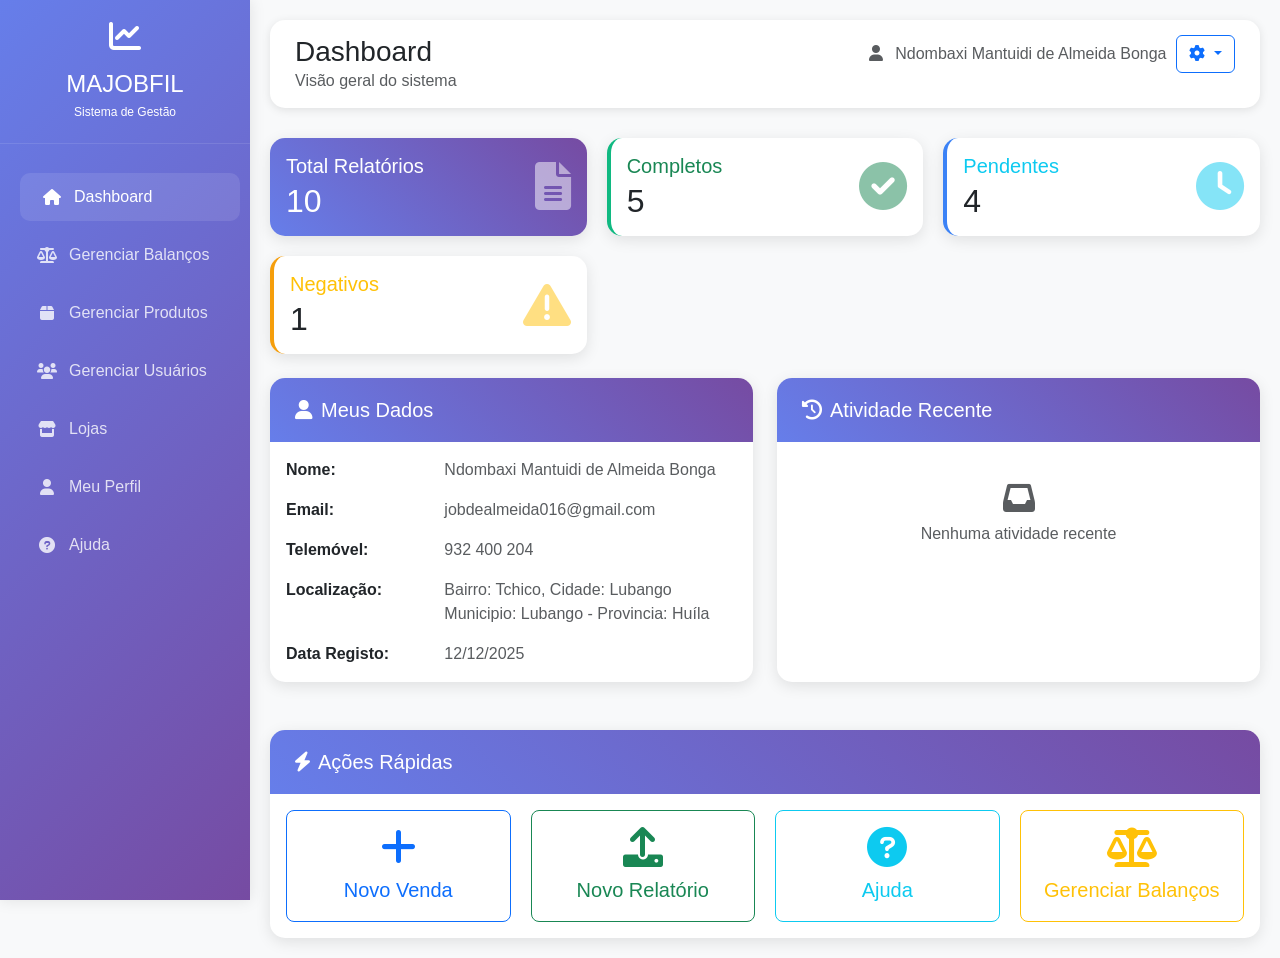
<file: index.html>
<!DOCTYPE html>
<html lang="pt">
<head>
    <meta charset="UTF-8">
    <meta name="viewport" content="width=device-width, initial-scale=1.0">
    <title>Dashboard - MAJOBFIL</title>
    <link href="https://cdn.jsdelivr.net/npm/bootstrap@5.1.3/dist/css/bootstrap.min.css" rel="stylesheet">
    <link href="https://cdnjs.cloudflare.com/ajax/libs/font-awesome/6.0.0/css/all.min.css" rel="stylesheet">
    <link href="css/index.css" rel="stylesheet">

</head>
<body>
    <!-- Botão para toggle da sidebar -->
    <button class="sidebar-toggle" id="sidebarToggle" aria-label="Alternar menu">
        <i class="fas fa-bars"></i>
    </button>
    
    <!-- Overlay para fechar sidebar em mobile -->
    <div class="overlay" id="overlay"></div>
    
    <!-- Sidebar -->
    <div class="sidebar" id="sidebar">
        <div class="logo">
            <i class="fas fa-chart-line fa-2x mb-2"></i>
            <h4 class="mb-0">MAJOBFIL</h4>
            <small>Sistema de Gestão</small>
        </div>
        
        <div class="mt-4">
            <ul class="nav flex-column">
                <li class="nav-item">
                    <a class="nav-link active" href="index.html">
                        <i class="fas fa-home"></i><span>Dashboard</span>
                    </a>
                </li>
                <li class="nav-item">
                    <a class="nav-link" href="balanco/lista_balancos.html">
                        <i class="fas fa-balance-scale"></i><span>Gerenciar Balanços</span>
                    </a>
                </li>
                <li class="nav-item">
                    <a class="nav-link" href="produtos/listar_todos_itens.html">
                        <i class="fas fa-box"></i><span>Gerenciar Produtos</span>
                    </a>
                </li>
                <li class="nav-item">
                    <a class="nav-link" href="conta/admin/listar_usuarios.html">
                        <i class="fas fa-users"></i><span>Gerenciar Usuários</span>
                    </a>
                </li>
                <li class="nav-item">
                    <a class="nav-link" href="lojas/lojas/listar_lojas.html">
                        <i class="fas fa-store"></i><span>Lojas</span>
                    </a>
                </li>
                <li class="nav-item">
                    <a class="nav-link" href="conta/perfil.html">
                        <i class="fas fa-user"></i><span>Meu Perfil</span>
                    </a>
                </li>
                <li class="nav-item">
                    <a class="nav-link" href="#">
                        <i class="fas fa-question-circle"></i><span>Ajuda</span>
                    </a>
                </li>
            </ul>
        </div>
    </div>

    <!-- Main Content -->
    <div class="main-content" id="mainContent">
        <!-- Top Bar -->
        <div class="top-bar">
            <div class="top-bar-header">
                <div>
                    <h3 class="mb-0">Dashboard</h3>
                    <p class="mb-0 text-muted">Visão geral do sistema</p>
                </div>
                <div class="top-bar-actions">
                    <span class="text-muted">
                        <i class="fas fa-user me-2"></i>
                        Ndombaxi Mantuidi de Almeida Bonga
                    </span>
                    <div class="dropdown">
                    <button class="btn btn-outline-primary dropdown-toggle" type="button" 
                            data-bs-toggle="dropdown">
                        <i class="fas fa-cog"></i>
                    </button>
                    <ul class="dropdown-menu">
                        <li><a class="dropdown-item" href="conta/perfil.html"><i class="fas fa-user me-2"></i>Perfil</a></li>
                        <li><hr class="dropdown-divider"></li>
                        <li><a class="dropdown-item text-danger" href="#">
                            <i class="fas fa-sign-out-alt me-2"></i>Sair
                        </a></li>
                    </ul>
                </div>
                </div>
            </div>
        </div>

        <!-- Stats Cards -->
        <div class="stats-grid mb-4 fade-in">
            <div class="card stats-card card-primary text-white">
                <div class="card-body">
                    <div class="d-flex justify-content-between align-items-center">
                        <div>
                            <h5 class="mb-1">Total Relatórios</h5>
                            <h2 class="mb-0">10</h2>
                        </div>
                        <div class="text-end">
                            <i class="fas fa-file-alt fa-3x opacity-50"></i>
                        </div>
                    </div>
                </div>
            </div>

            <div class="card stats-card card-success">
                <div class="card-body">
                    <div class="d-flex justify-content-between align-items-center">
                        <div>
                            <h5 class="mb-1 text-success">Completos</h5>
                            <h2 class="mb-0">5</h2>
                        </div>
                        <div class="text-end">
                            <i class="fas fa-check-circle fa-3x text-success opacity-50"></i>
                        </div>
                    </div>
                </div>
            </div>

            <div class="card stats-card card-info">
                <div class="card-body">
                    <div class="d-flex justify-content-between align-items-center">
                        <div>
                            <h5 class="mb-1 text-info">Pendentes</h5>
                            <h2 class="mb-0">4</h2>
                        </div>
                        <div class="text-end">
                            <i class="fas fa-clock fa-3x text-info opacity-50"></i>
                        </div>
                    </div>
                </div>
            </div>

            <div class="card stats-card card-warning">
                <div class="card-body">
                    <div class="d-flex justify-content-between align-items-center">
                        <div>
                            <h5 class="mb-1 text-warning">Negativos</h5>
                            <h2 class="mb-0">1</h2>
                        </div>
                        <div class="text-end">
                            <i class="fas fa-exclamation-triangle fa-3x text-warning opacity-50"></i>
                        </div>
                    </div>
                </div>
            </div>
        </div>

        <!-- User Info and Activity -->
        <div class="row mb-4">
            <!-- User Information -->
            <div class="col-lg-6 mb-4">
                <div class="card user-card fade-in">
                    <div class="card-header">
                        <h5 class="mb-0"><i class="fas fa-user me-2"></i>Meus Dados</h5>
                    </div>
                    <div class="card-body">
                        <div class="row mb-3">
                            <div class="col-sm-4"><strong>Nome:</strong></div>
                            <div class="col-sm-8 text-muted">Ndombaxi Mantuidi de Almeida Bonga</div>
                        </div>
                        <div class="row mb-3">
                            <div class="col-sm-4"><strong>Email:</strong></div>
                            <div class="col-sm-8 text-muted">jobdealmeida016@gmail.com</div>
                        </div>
                        <div class="row mb-3">
                            <div class="col-sm-4"><strong>Telemóvel:</strong></div>
                            <div class="col-sm-8 text-muted">932 400 204</div>
                        </div>
                        <div class="row mb-3">
                            <div class="col-sm-4"><strong>Localização:</strong></div>
                            <div class="col-sm-8 text-muted">
                                Bairro: Tchico, Cidade: Lubango<br>
                                Municipio: Lubango - Provincia: Huíla
                            </div>
                        </div>
                        <div class="row">
                            <div class="col-sm-4"><strong>Data Registo:</strong></div>
                            <div class="col-sm-8 text-muted">12/12/2025</div>
                        </div>
                    </div>
                </div>
            </div>

            <!-- Recent Activity -->
            <div class="col-lg-6 mb-4">
                <div class="card user-card fade-in">
                    <div class="card-header">
                        <h5 class="mb-0"><i class="fas fa-history me-2"></i>Atividade Recente</h5>
                    </div>
                    <div class="card-body">
                        <div class="list-group list-group-flush">
                            <div class="list-group-item">
                                <div class="text-center text-muted py-3">
                                    <i class="fas fa-inbox fa-2x mb-2"></i>
                                    <p>Nenhuma atividade recente</p>
                                </div>
                            </div>
                        </div>
                    </div>
                </div>
            </div>
        </div>

        <!-- Quick Actions -->
        <div class="row">
            <div class="col-12">
                <div class="card user-card fade-in">
                    <div class="card-header">
                        <h5 class="mb-0"><i class="fas fa-bolt me-2"></i>Ações Rápidas</h5>
                    </div>
                    <div class="card-body">
                        <div class="quick-actions-grid">
                            <div>
                                <a href="lojas/vendas/nova_vendas.html" class="btn btn-outline-primary btn-lg w-100 py-3">
                                    <i class="fas fa-plus fa-2x mb-2"></i><br>
                                    Novo Venda
                                </a>
                            </div>
                            <div>
                                <a href="relatorio/criar_relatorio_diario.html" class="btn btn-outline-success btn-lg w-100 py-3">
                                    <i class="fas fa-upload fa-2x mb-2"></i><br>
                                    Novo Relatório
                                </a>
                            </div>
                            <div>
                                <a href="#" class="btn btn-outline-info btn-lg w-100 py-3">
                                    <i class="fas fa-question-circle fa-2x mb-2"></i><br>
                                    Ajuda
                                </a>
                            </div>
                            <div>
                                <a href="balanco/lista_balancos.html" class="btn btn-outline-warning btn-lg w-100 py-3">
                                    <i class="fas fa-balance-scale fa-2x mb-2"></i><br>
                                    Gerenciar Balanços
                                </a>
                            </div>
                        </div>
                    </div>
                </div>
            </div>
        </div>
    </div>

    <script src="https://cdn.jsdelivr.net/npm/bootstrap@5.1.3/dist/js/bootstrap.bundle.min.js"></script>
    <script src="js/index.js"></script>
</body>
</html>
</file>
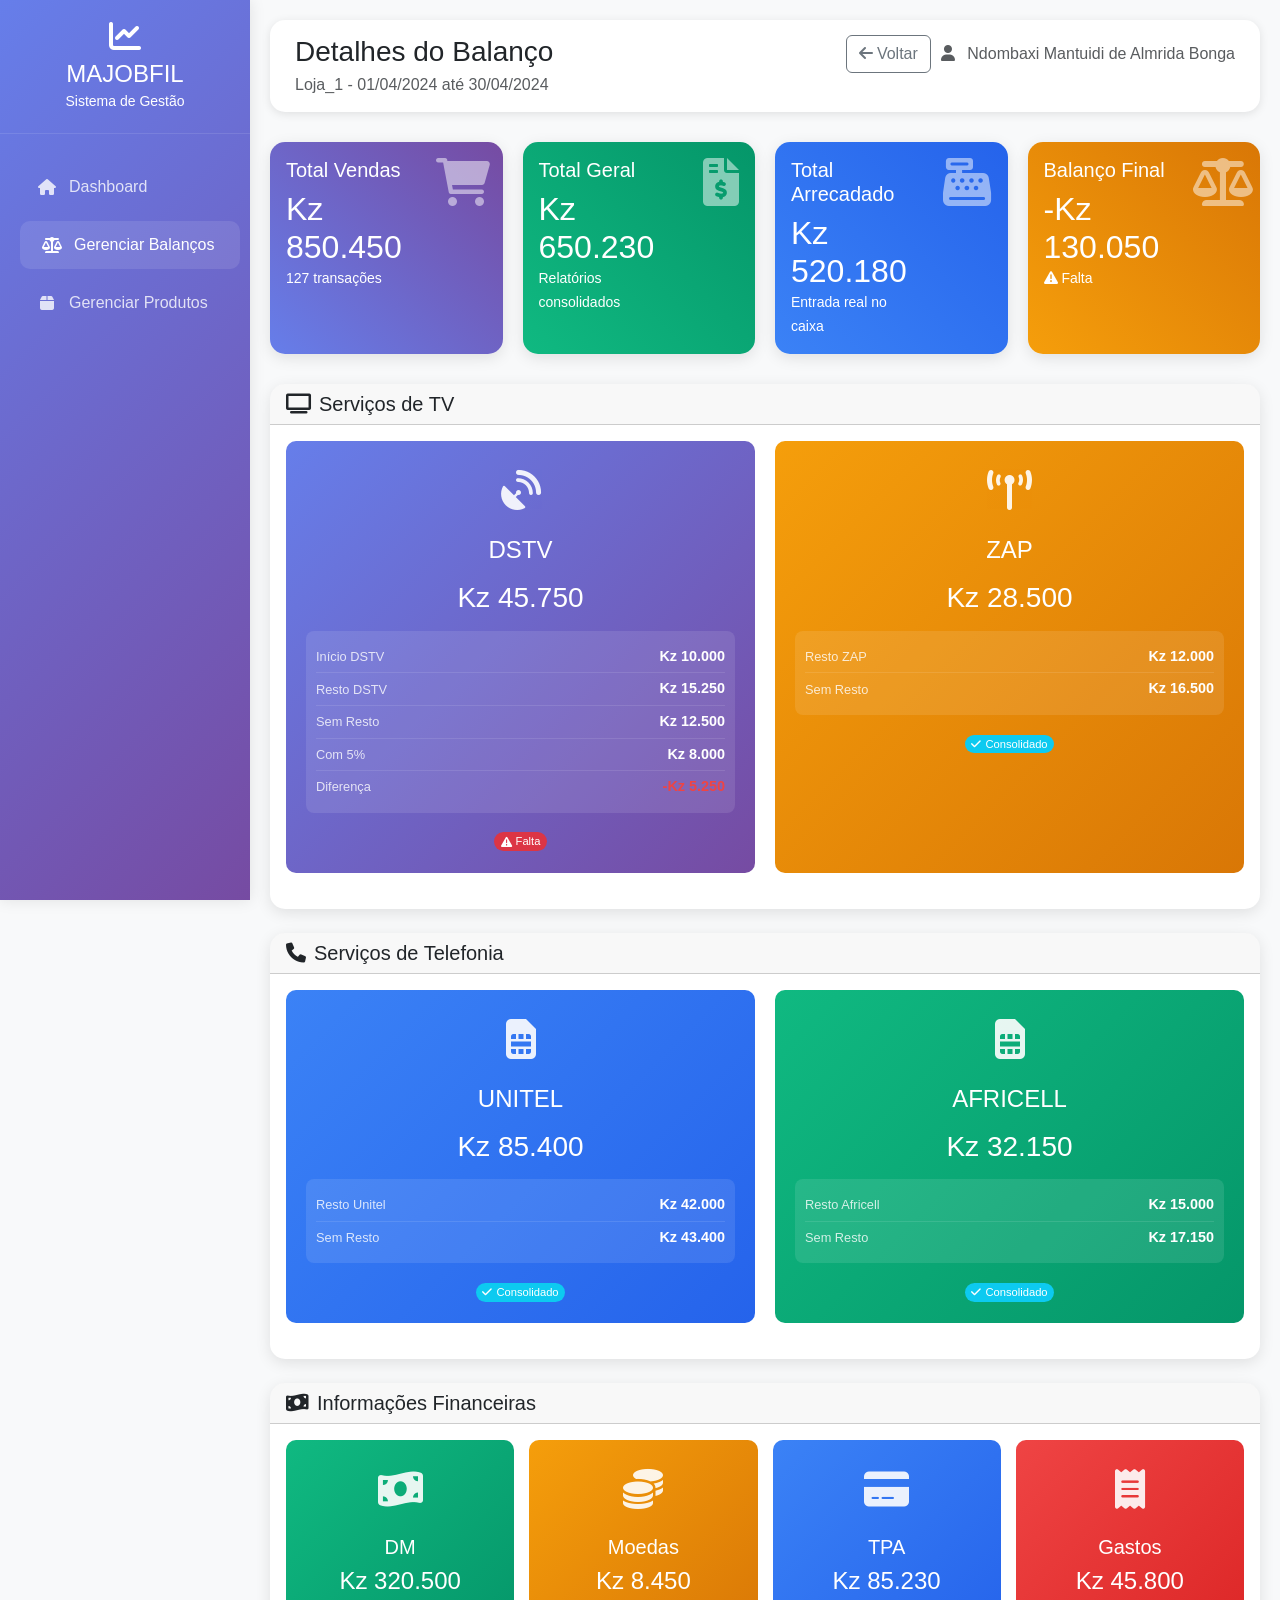
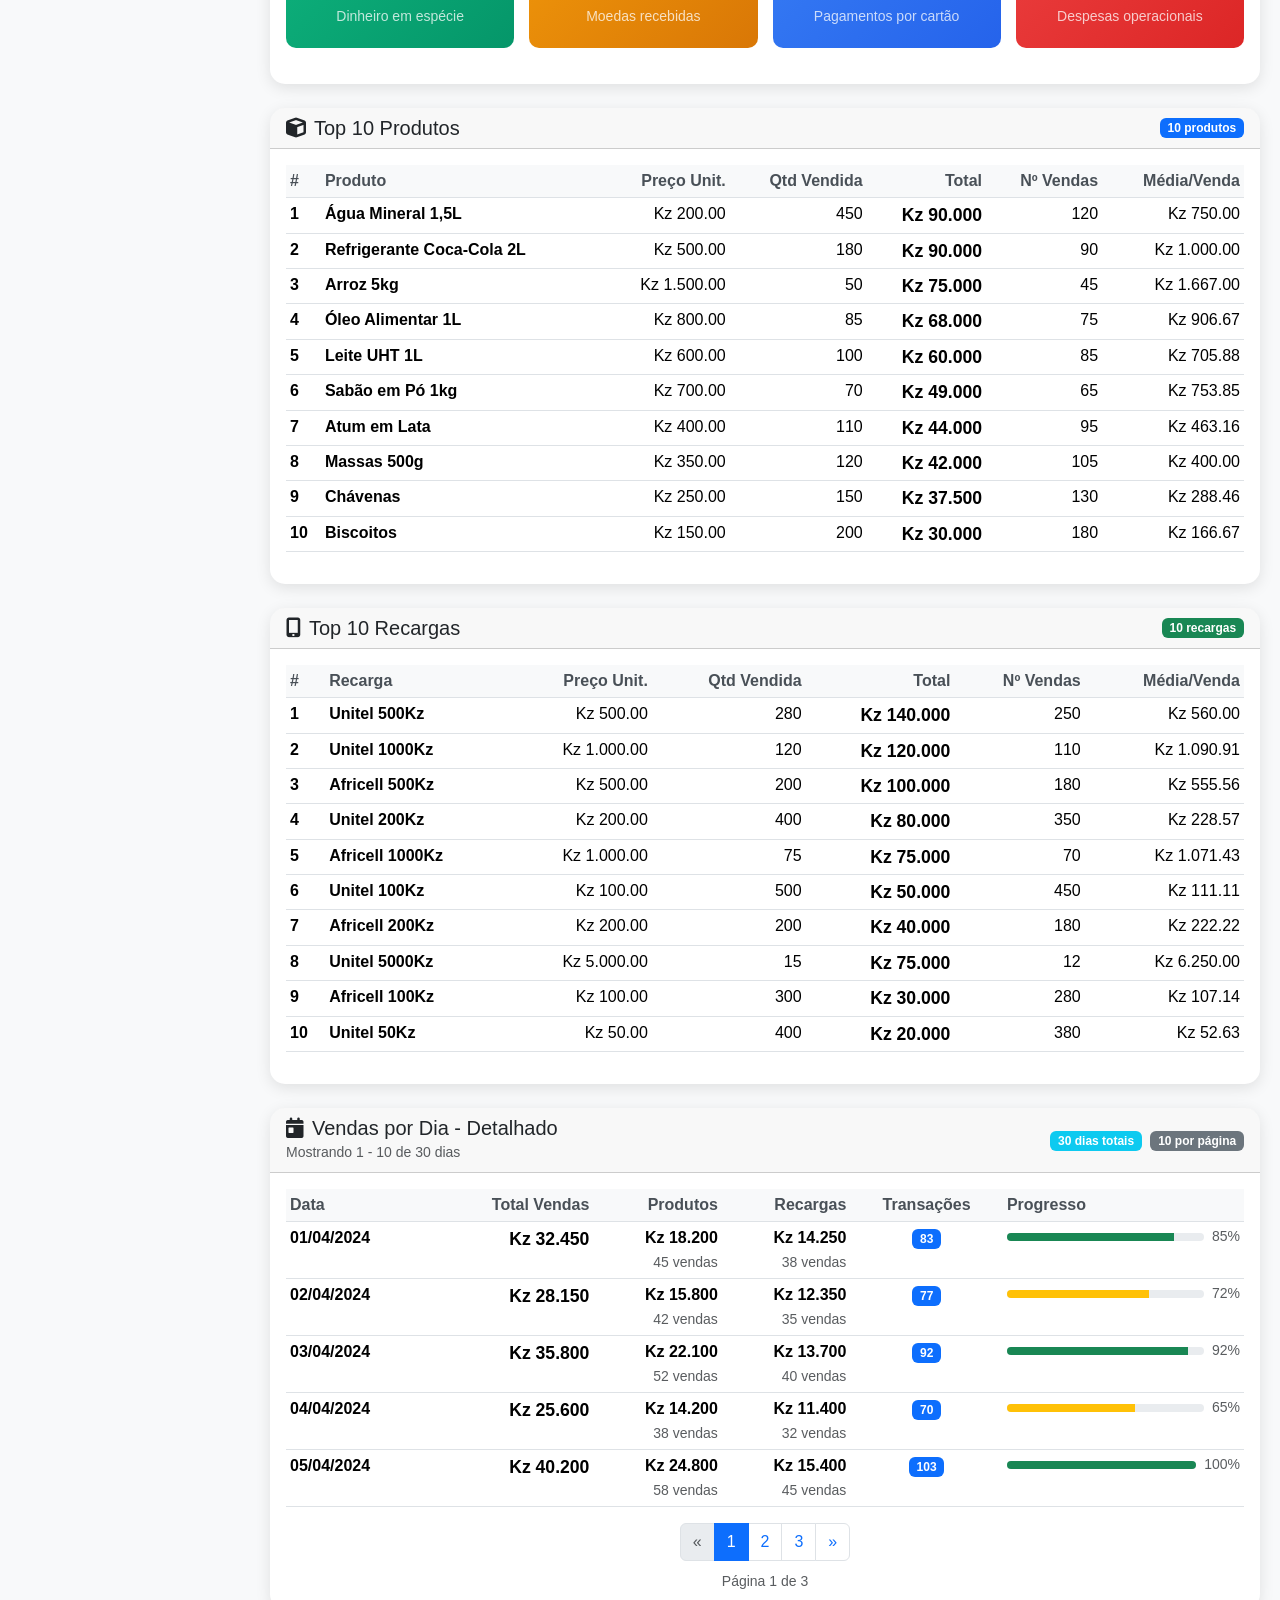
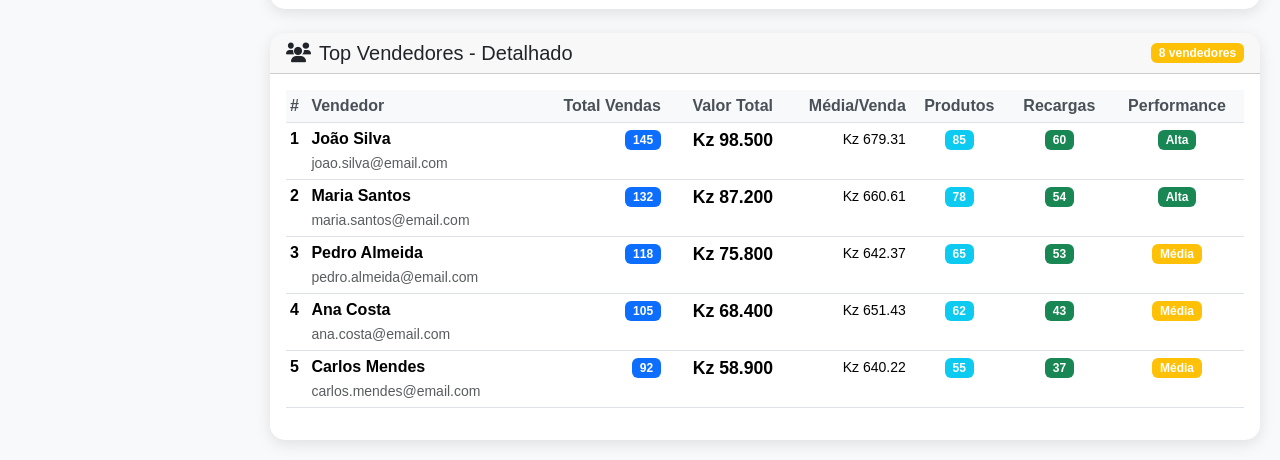
<file: balanco/detalhe_balanco.html>
<!DOCTYPE html>
<html lang="pt">
<head>
    <meta charset="UTF-8">
    <meta name="viewport" content="width=device-width, initial-scale=1.0">
    <title>Detalhes do Balanço - MAJOBFIL</title>
    <link href="https://cdn.jsdelivr.net/npm/bootstrap@5.1.3/dist/css/bootstrap.min.css" rel="stylesheet">
    <link href="https://cdnjs.cloudflare.com/ajax/libs/font-awesome/6.0.0/css/all.min.css" rel="stylesheet">
    <style>
        :root {
            --primary: #667eea;
            --secondary: #764ba2;
            --success: #10b981;
            --info: #3b82f6;
            --warning: #f59e0b;
            --danger: #ef4444;
            --dstv: #667eea;
            --zap: #f59e0b;
            --unitel: #3b82f6;
            --africell: #10b981;
            --sidebar-width: 250px;
            --sidebar-collapsed-width: 70px;
        }
        
        * {
            box-sizing: border-box;
        }
        
        body {
            font-family: 'Segoe UI', Tahoma, Geneva, Verdana, sans-serif;
            background-color: #f8f9fa;
            overflow-x: hidden;
            transition: all 0.3s;
        }
        
        /* Sidebar Responsiva */
        .sidebar {
            background: linear-gradient(135deg, var(--primary) 0%, var(--secondary) 100%);
            min-height: 100vh;
            color: white;
            position: fixed;
            width: var(--sidebar-width);
            transition: all 0.3s;
            z-index: 1000;
            top: 0;
            left: 0;
            box-shadow: 0 0 15px rgba(0,0,0,0.1);
        }
        
        .sidebar-collapsed {
            width: var(--sidebar-collapsed-width);
        }
        
        .sidebar-collapsed .logo h4,
        .sidebar-collapsed .logo small,
        .sidebar-collapsed .nav-link span {
            display: none;
        }
        
        .sidebar-collapsed .logo {
            padding: 15px 5px;
        }
        
        .sidebar-collapsed .nav-link {
            text-align: center;
            padding: 12px 5px;
            margin: 5px;
            justify-content: center;
        }
        
        .sidebar-collapsed .nav-link i {
            margin-right: 0;
            font-size: 1.2rem;
        }
        
        .sidebar .logo {
            padding: 20px;
            text-align: center;
            border-bottom: 1px solid rgba(255,255,255,0.1);
            transition: all 0.3s;
            white-space: nowrap;
            overflow: hidden;
        }
        
        .sidebar .nav-link {
            color: rgba(255,255,255,0.8);
            padding: 12px 20px;
            margin: 5px 15px;
            border-radius: 10px;
            transition: all 0.3s;
            display: flex;
            align-items: center;
            white-space: nowrap;
            overflow: hidden;
        }
        
        .sidebar .nav-link:hover,
        .sidebar .nav-link.active {
            background: rgba(255,255,255,0.1);
            color: white;
            transform: translateX(5px);
        }
        
        .sidebar .nav-link i {
            width: 24px;
            min-width: 24px;
            margin-right: 10px;
            text-align: center;
            transition: all 0.3s;
        }
        
        .main-content {
            margin-left: var(--sidebar-width);
            padding: 20px;
            transition: all 0.3s;
            min-height: 100vh;
        }
        
        .main-content-expanded {
            margin-left: var(--sidebar-collapsed-width);
        }
        
        .sidebar-toggle {
            display: none;
            position: fixed;
            top: 20px;
            left: 20px;
            z-index: 1001;
            background: var(--primary);
            color: white;
            border: none;
            border-radius: 50%;
            width: 40px;
            height: 40px;
            align-items: center;
            justify-content: center;
            cursor: pointer;
            box-shadow: 0 2px 10px rgba(0,0,0,0.2);
        }
        
        .overlay {
            display: none;
            position: fixed;
            top: 0;
            left: 0;
            right: 0;
            bottom: 0;
            background: rgba(0,0,0,0.5);
            z-index: 999;
        }
        
        .overlay.active {
            display: block;
        }
        
        /* Top Bar */
        .top-bar {
            background: white;
            border-radius: 15px;
            padding: 15px 25px;
            box-shadow: 0 2px 10px rgba(0,0,0,0.1);
            margin-bottom: 30px;
            display: flex;
            flex-direction: column;
            gap: 15px;
        }
        
        .top-bar-header {
            display: flex;
            justify-content: space-between;
            align-items: flex-start;
            flex-wrap: wrap;
            gap: 15px;
        }
        
        .top-bar-actions {
            display: flex;
            align-items: center;
            flex-wrap: wrap;
            gap: 10px;
        }
        
        /* Cards */
        .stats-card {
            border: none;
            border-radius: 15px;
            box-shadow: 0 4px 15px rgba(0,0,0,0.1);
            transition: transform 0.3s, box-shadow 0.3s;
            overflow: hidden;
            height: 100%;
        }
        
        .stats-card:hover {
            transform: translateY(-5px);
            box-shadow: 0 8px 25px rgba(0,0,0,0.15);
        }
        
        .card-primary { 
            background: linear-gradient(45deg, var(--primary), var(--secondary)); 
            color: white; 
        }
        
        .card-success { 
            background: linear-gradient(45deg, var(--success), #059669); 
            color: white; 
        }
        
        .card-info { 
            background: linear-gradient(45deg, var(--info), #2563eb); 
            color: white; 
        }
        
        .card-warning { 
            background: linear-gradient(45deg, var(--warning), #d97706); 
            color: white; 
        }
        
        .card-danger { 
            background: linear-gradient(45deg, var(--danger), #dc2626); 
            color: white; 
        }
        
        .badge-sm { 
            font-size: 0.7rem; 
            padding: 0.3em 0.6em; 
        }
        
        .valor-positivo { 
            color: var(--success); 
            font-weight: bold; 
        }
        
        .valor-negativo { 
            color: var(--danger); 
            font-weight: bold; 
        }
        
        /* Grid responsivo */
        .stats-grid {
            display: grid;
            grid-template-columns: repeat(auto-fit, minmax(250px, 1fr));
            gap: 20px;
            margin-bottom: 30px;
        }
        
        /* Tabela responsiva */
        .table-responsive {
            overflow-x: auto;
            -webkit-overflow-scrolling: touch;
        }
        
        .table {
            min-width: 800px;
        }
        
        /* Serviços financeiros */
        .servico-financeiro-card {
            border: none;
            border-radius: 10px;
            padding: 20px;
            text-align: center;
            height: 100%;
            transition: transform 0.3s, box-shadow 0.3s;
        }
        
        .servico-financeiro-card:hover {
            transform: translateY(-5px);
            box-shadow: 0 8px 25px rgba(0,0,0,0.15);
        }
        
        .servico-dstv {
            background: linear-gradient(135deg, var(--dstv), #764ba2);
            color: white;
        }
        
        .servico-zap {
            background: linear-gradient(135deg, var(--zap), #d97706);
            color: white;
        }
        
        .servico-unitel {
            background: linear-gradient(135deg, var(--unitel), #2563eb);
            color: white;
        }
        
        .servico-africell {
            background: linear-gradient(135deg, var(--africell), #059669);
            color: white;
        }
        
        .servico-icon {
            font-size: 2.5rem;
            margin-bottom: 15px;
            opacity: 0.9;
        }
        
        .servico-detalhes {
            background: rgba(255,255,255,0.1);
            border-radius: 8px;
            padding: 10px;
            margin-top: 15px;
        }
        
        .detalhe-item {
            display: flex;
            justify-content: space-between;
            align-items: center;
            padding: 5px 0;
            border-bottom: 1px solid rgba(255,255,255,0.1);
        }
        
        .detalhe-item:last-child {
            border-bottom: none;
        }
        
        .detalhe-label {
            font-size: 0.8rem;
            opacity: 0.8;
        }
        
        .detalhe-valor {
            font-weight: bold;
            font-size: 0.9rem;
        }
        
        .status-badge {
            font-size: 0.7rem;
            padding: 0.3em 0.6em;
            border-radius: 10px;
        }
        
        .progress { 
            height: 8px; 
            border-radius: 4px; 
        }
        
        .table th {
            border-top: none;
            font-weight: 600;
            color: #495057;
            background-color: #f8f9fa;
        }
        
        .valor-destaque {
            font-size: 1.1rem;
            font-weight: bold;
        }
        
        /* Empty State */
        .empty-state {
            text-align: center;
            padding: 40px 20px;
            color: #6c757d;
        }
        
        .empty-state i {
            font-size: 3rem;
            margin-bottom: 15px;
            opacity: 0.5;
        }
        
        /* Media Queries */
        @media (max-width: 1400px) {
            .stats-grid {
                grid-template-columns: repeat(auto-fit, minmax(220px, 1fr));
            }
        }
        
        @media (max-width: 1200px) {
            :root {
                --sidebar-width: 220px;
            }
            
            .main-content {
                margin-left: 220px;
            }
            
            .servicos-grid {
                grid-template-columns: repeat(2, 1fr);
            }
        }
        
        @media (max-width: 992px) {
            .sidebar {
                margin-left: -250px;
            }
            
            .sidebar.active {
                margin-left: 0;
            }
            
            .main-content {
                margin-left: 0;
                padding: 80px 15px 20px;
            }
            
            .sidebar-toggle {
                display: flex;
            }
            
            .top-bar {
                padding: 15px;
                border-radius: 10px;
            }
            
            .top-bar-header {
                flex-direction: column;
                align-items: stretch;
            }
            
            .top-bar-actions {
                justify-content: space-between;
            }
            
            .stats-grid {
                grid-template-columns: repeat(auto-fit, minmax(200px, 1fr));
            }
            
            .servicos-grid {
                grid-template-columns: 1fr;
            }
            
            .servico-financeiro-card {
                padding: 15px;
            }
            
            .servico-icon {
                font-size: 2rem;
            }
        }
        
        @media (max-width: 768px) {
            .stats-grid {
                grid-template-columns: repeat(2, 1fr);
                gap: 15px;
            }
            
            .table {
                min-width: 700px;
            }
            
            .card-body {
                padding: 15px;
            }
            
            .card-header {
                padding: 15px;
            }
            
            .card-header h5 {
                font-size: 1.1rem;
            }
            
            .top-bar h3 {
                font-size: 1.5rem;
            }
            
            .btn {
                padding: 8px 16px;
                font-size: 0.9rem;
            }
            
            .table th,
            .table td {
                padding: 10px 8px;
                font-size: 0.9rem;
            }
            
            .table .badge {
                font-size: 0.8rem;
                padding: 4px 8px;
            }
            
            .servico-detalhes {
                padding: 8px;
            }
            
            .detalhe-item {
                font-size: 0.9rem;
            }
            
            .valor-destaque {
                font-size: 1rem;
            }
        }
        
        @media (max-width: 576px) {
            .main-content {
                padding: 70px 10px 15px;
            }
            
            .top-bar {
                padding: 12px;
                margin-bottom: 20px;
                border-radius: 8px;
            }
            
            .stats-grid {
                grid-template-columns: 1fr;
                gap: 12px;
            }
            
            .stats-card {
                border-radius: 10px;
            }
            
            .stats-card .col-4 {
                display: none;
            }
            
            .stats-card .col-8 {
                width: 100%;
            }
            
            .card-header {
                padding: 12px 15px;
            }
            
            .card-title {
                font-size: 1.1rem;
            }
            
            h3 {
                font-size: 1.3rem;
            }
            
            h2 {
                font-size: 1.5rem;
            }
            
            h4 {
                font-size: 1.2rem;
            }
            
            h5 {
                font-size: 1rem;
            }
            
            h6 {
                font-size: 0.95rem;
            }
            
            small {
                font-size: 0.8rem;
            }
            
            .table {
                min-width: 650px;
            }
            
            .table th,
            .table td {
                padding: 8px 6px;
                font-size: 0.85rem;
            }
            
            .table .btn-sm {
                padding: 4px 8px;
                font-size: 0.8rem;
            }
            
            .servico-financeiro-card {
                padding: 12px;
                margin-bottom: 10px;
            }
            
            .servico-icon {
                font-size: 1.8rem;
                margin-bottom: 10px;
            }
            
            .servico-detalhes {
                padding: 6px;
                margin-top: 10px;
            }
            
            .detalhe-item {
                font-size: 0.85rem;
            }
            
            .empty-state {
                padding: 30px 15px;
            }
            
            .empty-state i {
                font-size: 2.5rem;
            }
            
            .pagination .page-link {
                padding: 6px 10px;
                font-size: 0.85rem;
            }
        }
        
        @media (max-width: 400px) {
            .top-bar-actions {
                flex-direction: column;
                align-items: stretch;
                gap: 8px;
            }
            
            .top-bar-actions .btn {
                width: 100%;
                justify-content: center;
            }
            
            .stats-grid .stats-card .row {
                text-align: center;
            }
            
            .table {
                min-width: 600px;
            }
            
            .table td:nth-child(2),
            .table td:nth-child(5) {
                min-width: 100px;
            }
            
            .servico-financeiro-card {
                padding: 10px;
            }
            
            .servico-detalhes {
                padding: 5px;
            }
            
            .detalhe-item {
                flex-direction: column;
                align-items: flex-start;
                gap: 2px;
            }
            
            .detalhe-valor {
                align-self: flex-end;
            }
        }
        
        /* Animações */
        @keyframes fadeIn {
            from { opacity: 0; transform: translateY(20px); }
            to { opacity: 1; transform: translateY(0); }
        }
        
        .fade-in {
            animation: fadeIn 0.5s ease-out;
        }
        
        /* Scrollbar personalizada */
        ::-webkit-scrollbar {
            width: 8px;
            height: 8px;
        }
        
        ::-webkit-scrollbar-track {
            background: #f1f1f1;
            border-radius: 4px;
        }
        
        ::-webkit-scrollbar-thumb {
            background: var(--primary);
            border-radius: 4px;
        }
        
        ::-webkit-scrollbar-thumb:hover {
            background: var(--secondary);
        }
        
        /* Focus styles para acessibilidade */
        a:focus,
        button:focus,
        input:focus,
        select:focus,
        textarea:focus {
            outline: 2px solid var(--primary);
            outline-offset: 2px;
        }
        
        /* Layout para cards de serviços */
        .servicos-grid {
            display: grid;
            grid-template-columns: repeat(auto-fit, minmax(300px, 1fr));
            gap: 20px;
            margin-bottom: 20px;
        }
        
        /* Cards de informações financeiras responsivos */
        .finance-cards-grid {
            display: grid;
            grid-template-columns: repeat(auto-fit, minmax(150px, 1fr));
            gap: 15px;
            margin-bottom: 20px;
        }
        
        @media (max-width: 768px) {
            .finance-cards-grid {
                grid-template-columns: repeat(2, 1fr);
            }
        }
        
        @media (max-width: 400px) {
            .finance-cards-grid {
                grid-template-columns: 1fr;
            }
        }
    </style>
</head>
<body>
    <!-- Botão para toggle da sidebar -->
    <button class="sidebar-toggle" id="sidebarToggle" aria-label="Alternar menu">
        <i class="fas fa-bars"></i>
    </button>
    
    <!-- Overlay para fechar sidebar em mobile -->
    <div class="overlay" id="overlay"></div>
    
    <!-- Sidebar -->
    <div class="sidebar" id="sidebar">
        <div class="logo">
            <i class="fas fa-chart-line fa-2x mb-2"></i>
            <h4 class="mb-0">MAJOBFIL</h4>
            <small>Sistema de Gestão</small>
        </div>
        
        <div class="mt-4">
            <ul class="nav flex-column">
                <li class="nav-item">
                    <a class="nav-link" href="../index.html">
                        <i class="fas fa-home"></i><span>Dashboard</span>
                    </a>
                </li>
                <li class="nav-item">
                    <a class="nav-link active" href="lista_balancos.html">
                        <i class="fas fa-balance-scale"></i><span>Gerenciar Balanços</span>
                    </a>
                </li>
                <li class="nav-item">
                    <a class="nav-link" href="estoque/listar_movimentos_estoque.html">
                        <i class="fas fa-box"></i><span>Gerenciar Produtos</span>
                    </a>
                </li>
            </ul>
        </div>
    </div>

    <!-- Main Content -->
    <div class="main-content" id="mainContent">
        <!-- Top Bar -->
        <div class="top-bar fade-in">
            <div class="top-bar-header">
                <div>
                    <h3 class="mb-1">Detalhes do Balanço</h3>
                    <p class="mb-0 text-muted">
                        Loja_1 - 01/04/2024 até 30/04/2024
                    </p>
                </div>
                <div class="top-bar-actions">
                    <a href="lista_balancos.html" class="btn btn-outline-secondary">
                        <i class="fas fa-arrow-left me-1"></i><span class="d-none d-sm-inline">Voltar</span>
                    </a>
                    <span class="text-muted">
                        <i class="fas fa-user me-2"></i>
                        <span class="d-none d-sm-inline">Ndombaxi Mantuidi de Almrida Bonga</span>
                    </span>
                </div>
            </div>
        </div>

        <!-- Cards Principais -->
        <div class="stats-grid fade-in">
            <div class="card stats-card card-primary text-white">
                <div class="card-body">
                    <div class="row">
                        <div class="col-8">
                            <h5>Total Vendas</h5>
                            <h2 class="mb-0">Kz 850.450</h2>
                            <small>127 transações</small>
                        </div>
                        <div class="col-4 text-end d-none d-sm-block">
                            <i class="fas fa-shopping-cart fa-3x opacity-50"></i>
                        </div>
                    </div>
                </div>
            </div>

            <div class="card stats-card card-success text-white">
                <div class="card-body">
                    <div class="row">
                        <div class="col-8">
                            <h5>Total Geral</h5>
                            <h2 class="mb-0">Kz 650.230</h2>
                            <small>Relatórios consolidados</small>
                        </div>
                        <div class="col-4 text-end d-none d-sm-block">
                            <i class="fas fa-file-invoice-dollar fa-3x opacity-50"></i>
                        </div>
                    </div>
                </div>
            </div>

            <div class="card stats-card card-info text-white">
                <div class="card-body">
                    <div class="row">
                        <div class="col-8">
                            <h5>Total Arrecadado</h5>
                            <h2 class="mb-0">Kz 520.180</h2>
                            <small>Entrada real no caixa</small>
                        </div>
                        <div class="col-4 text-end d-none d-sm-block">
                            <i class="fas fa-cash-register fa-3x opacity-50"></i>
                        </div>
                    </div>
                </div>
            </div>

            <div class="card stats-card card-warning text-white">
                <div class="card-body">
                    <div class="row">
                        <div class="col-8">
                            <h5>Balanço Final</h5>
                            <h2 class="mb-0">
                                -Kz 130.050
                            </h2>
                            <small>
                                <i class="fas fa-exclamation-triangle"></i> Falta
                            </small>
                        </div>
                        <div class="col-4 text-end d-none d-sm-block">
                            <i class="fas fa-balance-scale fa-3x opacity-50"></i>
                        </div>
                    </div>
                </div>
            </div>
        </div>

        <!-- Serviços de TV -->
        <div class="row mb-4 fade-in">
            <div class="col-12">
                <div class="card stats-card">
                    <div class="card-header">
                        <h5 class="card-title mb-0"><i class="fas fa-tv me-2"></i>Serviços de TV</h5>
                    </div>
                    <div class="card-body">
                        <div class="servicos-grid">
                            <!-- DSTV -->
                            <div class="servico-financeiro-card servico-dstv">
                                <div class="servico-icon">
                                    <i class="fas fa-satellite-dish"></i>
                                </div>
                                <h4>DSTV</h4>
                                <h3 class="my-3">Kz 45.750</h3>
                                
                                <div class="servico-detalhes">
                                    <div class="detalhe-item">
                                        <span class="detalhe-label">Início DSTV</span>
                                        <span class="detalhe-valor">Kz 10.000</span>
                                    </div>
                                    <div class="detalhe-item">
                                        <span class="detalhe-label">Resto DSTV</span>
                                        <span class="detalhe-valor">Kz 15.250</span>
                                    </div>
                                    <div class="detalhe-item">
                                        <span class="detalhe-label">Sem Resto</span>
                                        <span class="detalhe-valor">Kz 12.500</span>
                                    </div>
                                    <div class="detalhe-item">
                                        <span class="detalhe-label">Com 5%</span>
                                        <span class="detalhe-valor">Kz 8.000</span>
                                    </div>
                                    <div class="detalhe-item">
                                        <span class="detalhe-label">Diferença</span>
                                        <span class="detalhe-valor valor-negativo">
                                            -Kz 5.250
                                        </span>
                                    </div>
                                </div>
                                
                                <div class="mt-3">
                                    <span class="status-badge bg-danger">
                                        <i class="fas fa-exclamation-triangle me-1"></i>Falta
                                    </span>
                                </div>
                            </div>

                            <!-- ZAP -->
                            <div class="servico-financeiro-card servico-zap">
                                <div class="servico-icon">
                                    <i class="fas fa-broadcast-tower"></i>
                                </div>
                                <h4>ZAP</h4>
                                <h3 class="my-3">Kz 28.500</h3>
                                
                                <div class="servico-detalhes">
                                    <div class="detalhe-item">
                                        <span class="detalhe-label">Resto ZAP</span>
                                        <span class="detalhe-valor">Kz 12.000</span>
                                    </div>
                                    <div class="detalhe-item">
                                        <span class="detalhe-label">Sem Resto</span>
                                        <span class="detalhe-valor">Kz 16.500</span>
                                    </div>
                                </div>
                                
                                <div class="mt-3">
                                    <span class="status-badge bg-info">
                                        <i class="fas fa-check me-1"></i>Consolidado
                                    </span>
                                </div>
                            </div>
                        </div>
                    </div>
                </div>
            </div>
        </div>

        <!-- Serviços de Telefonia -->
        <div class="row mb-4 fade-in">
            <div class="col-12">
                <div class="card stats-card">
                    <div class="card-header">
                        <h5 class="card-title mb-0"><i class="fas fa-phone me-2"></i>Serviços de Telefonia</h5>
                    </div>
                    <div class="card-body">
                        <div class="servicos-grid">
                            <!-- UNITEL -->
                            <div class="servico-financeiro-card servico-unitel">
                                <div class="servico-icon">
                                    <i class="fas fa-sim-card"></i>
                                </div>
                                <h4>UNITEL</h4>
                                <h3 class="my-3">Kz 85.400</h3>
                                
                                <div class="servico-detalhes">
                                    <div class="detalhe-item">
                                        <span class="detalhe-label">Resto Unitel</span>
                                        <span class="detalhe-valor">Kz 42.000</span>
                                    </div>
                                    <div class="detalhe-item">
                                        <span class="detalhe-label">Sem Resto</span>
                                        <span class="detalhe-valor">Kz 43.400</span>
                                    </div>
                                </div>
                                
                                <div class="mt-3">
                                    <span class="status-badge bg-info">
                                        <i class="fas fa-check me-1"></i>Consolidado
                                    </span>
                                </div>
                            </div>

                            <!-- AFRICELL -->
                            <div class="servico-financeiro-card servico-africell">
                                <div class="servico-icon">
                                    <i class="fas fa-sim-card"></i>
                                </div>
                                <h4>AFRICELL</h4>
                                <h3 class="my-3">Kz 32.150</h3>
                                
                                <div class="servico-detalhes">
                                    <div class="detalhe-item">
                                        <span class="detalhe-label">Resto Africell</span>
                                        <span class="detalhe-valor">Kz 15.000</span>
                                    </div>
                                    <div class="detalhe-item">
                                        <span class="detalhe-label">Sem Resto</span>
                                        <span class="detalhe-valor">Kz 17.150</span>
                                    </div>
                                </div>
                                
                                <div class="mt-3">
                                    <span class="status-badge bg-info">
                                        <i class="fas fa-check me-1"></i>Consolidado
                                    </span>
                                </div>
                            </div>
                        </div>
                    </div>
                </div>
            </div>
        </div>

        <!-- Informações Financeiras -->
        <div class="row mb-4 fade-in">
            <div class="col-12">
                <div class="card stats-card">
                    <div class="card-header">
                        <h5 class="card-title mb-0"><i class="fas fa-money-bill-wave me-2"></i>Informações Financeiras</h5>
                    </div>
                    <div class="card-body">
                        <div class="finance-cards-grid">
                            <div class="servico-financeiro-card" style="background: linear-gradient(135deg, #10b981, #059669); color: white;">
                                <div class="servico-icon">
                                    <i class="fas fa-money-bill-wave"></i>
                                </div>
                                <h5>DM</h5>
                                <h4 class="my-2">Kz 320.500</h4>
                                <small class="opacity-75">Dinheiro em espécie</small>
                            </div>
                            <div class="servico-financeiro-card" style="background: linear-gradient(135deg, #f59e0b, #d97706); color: white;">
                                <div class="servico-icon">
                                    <i class="fas fa-coins"></i>
                                </div>
                                <h5>Moedas</h5>
                                <h4 class="my-2">Kz 8.450</h4>
                                <small class="opacity-75">Moedas recebidas</small>
                            </div>
                            <div class="servico-financeiro-card" style="background: linear-gradient(135deg, #3b82f6, #2563eb); color: white;">
                                <div class="servico-icon">
                                    <i class="fas fa-credit-card"></i>
                                </div>
                                <h5>TPA</h5>
                                <h4 class="my-2">Kz 85.230</h4>
                                <small class="opacity-75">Pagamentos por cartão</small>
                            </div>
                            <div class="servico-financeiro-card" style="background: linear-gradient(135deg, #ef4444, #dc2626); color: white;">
                                <div class="servico-icon">
                                    <i class="fas fa-receipt"></i>
                                </div>
                                <h5>Gastos</h5>
                                <h4 class="my-2">Kz 45.800</h4>
                                <small class="opacity-75">Despesas operacionais</small>
                            </div>
                        </div>
                    </div>
                </div>
            </div>
        </div>

        <!-- Top 10 Produtos -->
        <div class="row mb-4 fade-in">
            <div class="col-12">
                <div class="card stats-card">
                    <div class="card-header d-flex justify-content-between align-items-center flex-wrap gap-2">
                        <h5 class="card-title mb-0"><i class="fas fa-cube me-2"></i>Top 10 Produtos</h5>
                        <span class="badge bg-primary">10 produtos</span>
                    </div>
                    <div class="card-body">
                        <div class="table-responsive">
                            <table class="table table-sm table-hover">
                                <thead>
                                    <tr>
                                        <th>#</th>
                                        <th>Produto</th>
                                        <th class="text-end">Preço Unit.</th>
                                        <th class="text-end">Qtd Vendida</th>
                                        <th class="text-end">Total</th>
                                        <th class="text-end">Nº Vendas</th>
                                        <th class="text-end">Média/Venda</th>
                                    </tr>
                                </thead>
                                <tbody>
                                    <tr>
                                        <td class="fw-bold">1</td>
                                        <td>
                                            <strong>Água Mineral 1,5L</strong>
                                        </td>
                                        <td class="text-end">Kz 200.00</td>
                                        <td class="text-end">450</td>
                                        <td class="text-end">
                                            <span class="fw-bold valor-destaque">Kz 90.000</span>
                                        </td>
                                        <td class="text-end">120</td>
                                        <td class="text-end">Kz 750.00</td>
                                    </tr>
                                    <tr>
                                        <td class="fw-bold">2</td>
                                        <td>
                                            <strong>Refrigerante Coca-Cola 2L</strong>
                                        </td>
                                        <td class="text-end">Kz 500.00</td>
                                        <td class="text-end">180</td>
                                        <td class="text-end">
                                            <span class="fw-bold valor-destaque">Kz 90.000</span>
                                        </td>
                                        <td class="text-end">90</td>
                                        <td class="text-end">Kz 1.000.00</td>
                                    </tr>
                                    <tr>
                                        <td class="fw-bold">3</td>
                                        <td>
                                            <strong>Arroz 5kg</strong>
                                        </td>
                                        <td class="text-end">Kz 1.500.00</td>
                                        <td class="text-end">50</td>
                                        <td class="text-end">
                                            <span class="fw-bold valor-destaque">Kz 75.000</span>
                                        </td>
                                        <td class="text-end">45</td>
                                        <td class="text-end">Kz 1.667.00</td>
                                    </tr>
                                    <tr>
                                        <td class="fw-bold">4</td>
                                        <td>
                                            <strong>Óleo Alimentar 1L</strong>
                                        </td>
                                        <td class="text-end">Kz 800.00</td>
                                        <td class="text-end">85</td>
                                        <td class="text-end">
                                            <span class="fw-bold valor-destaque">Kz 68.000</span>
                                        </td>
                                        <td class="text-end">75</td>
                                        <td class="text-end">Kz 906.67</td>
                                    </tr>
                                    <tr>
                                        <td class="fw-bold">5</td>
                                        <td>
                                            <strong>Leite UHT 1L</strong>
                                        </td>
                                        <td class="text-end">Kz 600.00</td>
                                        <td class="text-end">100</td>
                                        <td class="text-end">
                                            <span class="fw-bold valor-destaque">Kz 60.000</span>
                                        </td>
                                        <td class="text-end">85</td>
                                        <td class="text-end">Kz 705.88</td>
                                    </tr>
                                    <tr>
                                        <td class="fw-bold">6</td>
                                        <td>
                                            <strong>Sabão em Pó 1kg</strong>
                                        </td>
                                        <td class="text-end">Kz 700.00</td>
                                        <td class="text-end">70</td>
                                        <td class="text-end">
                                            <span class="fw-bold valor-destaque">Kz 49.000</span>
                                        </td>
                                        <td class="text-end">65</td>
                                        <td class="text-end">Kz 753.85</td>
                                    </tr>
                                    <tr>
                                        <td class="fw-bold">7</td>
                                        <td>
                                            <strong>Atum em Lata</strong>
                                        </td>
                                        <td class="text-end">Kz 400.00</td>
                                        <td class="text-end">110</td>
                                        <td class="text-end">
                                            <span class="fw-bold valor-destaque">Kz 44.000</span>
                                        </td>
                                        <td class="text-end">95</td>
                                        <td class="text-end">Kz 463.16</td>
                                    </tr>
                                    <tr>
                                        <td class="fw-bold">8</td>
                                        <td>
                                            <strong>Massas 500g</strong>
                                        </td>
                                        <td class="text-end">Kz 350.00</td>
                                        <td class="text-end">120</td>
                                        <td class="text-end">
                                            <span class="fw-bold valor-destaque">Kz 42.000</span>
                                        </td>
                                        <td class="text-end">105</td>
                                        <td class="text-end">Kz 400.00</td>
                                    </tr>
                                    <tr>
                                        <td class="fw-bold">9</td>
                                        <td>
                                            <strong>Chávenas</strong>
                                        </td>
                                        <td class="text-end">Kz 250.00</td>
                                        <td class="text-end">150</td>
                                        <td class="text-end">
                                            <span class="fw-bold valor-destaque">Kz 37.500</span>
                                        </td>
                                        <td class="text-end">130</td>
                                        <td class="text-end">Kz 288.46</td>
                                    </tr>
                                    <tr>
                                        <td class="fw-bold">10</td>
                                        <td>
                                            <strong>Biscoitos</strong>
                                        </td>
                                        <td class="text-end">Kz 150.00</td>
                                        <td class="text-end">200</td>
                                        <td class="text-end">
                                            <span class="fw-bold valor-destaque">Kz 30.000</span>
                                        </td>
                                        <td class="text-end">180</td>
                                        <td class="text-end">Kz 166.67</td>
                                    </tr>
                                </tbody>
                            </table>
                        </div>
                    </div>
                </div>
            </div>
        </div>

        <!-- Top 10 Recargas -->
        <div class="row mb-4 fade-in">
            <div class="col-12">
                <div class="card stats-card">
                    <div class="card-header d-flex justify-content-between align-items-center flex-wrap gap-2">
                        <h5 class="card-title mb-0"><i class="fas fa-mobile-alt me-2"></i>Top 10 Recargas</h5>
                        <span class="badge bg-success">10 recargas</span>
                    </div>
                    <div class="card-body">
                        <div class="table-responsive">
                            <table class="table table-sm table-hover">
                                <thead>
                                    <tr>
                                        <th>#</th>
                                        <th>Recarga</th>
                                        <th class="text-end">Preço Unit.</th>
                                        <th class="text-end">Qtd Vendida</th>
                                        <th class="text-end">Total</th>
                                        <th class="text-end">Nº Vendas</th>
                                        <th class="text-end">Média/Venda</th>
                                    </tr>
                                </thead>
                                <tbody>
                                    <tr>
                                        <td class="fw-bold">1</td>
                                        <td>
                                            <strong>Unitel 500Kz</strong>
                                        </td>
                                        <td class="text-end">Kz 500.00</td>
                                        <td class="text-end">280</td>
                                        <td class="text-end">
                                            <span class="fw-bold valor-destaque">Kz 140.000</span>
                                        </td>
                                        <td class="text-end">250</td>
                                        <td class="text-end">Kz 560.00</td>
                                    </tr>
                                    <tr>
                                        <td class="fw-bold">2</td>
                                        <td>
                                            <strong>Unitel 1000Kz</strong>
                                        </td>
                                        <td class="text-end">Kz 1.000.00</td>
                                        <td class="text-end">120</td>
                                        <td class="text-end">
                                            <span class="fw-bold valor-destaque">Kz 120.000</span>
                                        </td>
                                        <td class="text-end">110</td>
                                        <td class="text-end">Kz 1.090.91</td>
                                    </tr>
                                    <tr>
                                        <td class="fw-bold">3</td>
                                        <td>
                                            <strong>Africell 500Kz</strong>
                                        </td>
                                        <td class="text-end">Kz 500.00</td>
                                        <td class="text-end">200</td>
                                        <td class="text-end">
                                            <span class="fw-bold valor-destaque">Kz 100.000</span>
                                        </td>
                                        <td class="text-end">180</td>
                                        <td class="text-end">Kz 555.56</td>
                                    </tr>
                                    <tr>
                                        <td class="fw-bold">4</td>
                                        <td>
                                            <strong>Unitel 200Kz</strong>
                                        </td>
                                        <td class="text-end">Kz 200.00</td>
                                        <td class="text-end">400</td>
                                        <td class="text-end">
                                            <span class="fw-bold valor-destaque">Kz 80.000</span>
                                        </td>
                                        <td class="text-end">350</td>
                                        <td class="text-end">Kz 228.57</td>
                                    </tr>
                                    <tr>
                                        <td class="fw-bold">5</td>
                                        <td>
                                            <strong>Africell 1000Kz</strong>
                                        </td>
                                        <td class="text-end">Kz 1.000.00</td>
                                        <td class="text-end">75</td>
                                        <td class="text-end">
                                            <span class="fw-bold valor-destaque">Kz 75.000</span>
                                        </td>
                                        <td class="text-end">70</td>
                                        <td class="text-end">Kz 1.071.43</td>
                                    </tr>
                                    <tr>
                                        <td class="fw-bold">6</td>
                                        <td>
                                            <strong>Unitel 100Kz</strong>
                                        </td>
                                        <td class="text-end">Kz 100.00</td>
                                        <td class="text-end">500</td>
                                        <td class="text-end">
                                            <span class="fw-bold valor-destaque">Kz 50.000</span>
                                        </td>
                                        <td class="text-end">450</td>
                                        <td class="text-end">Kz 111.11</td>
                                    </tr>
                                    <tr>
                                        <td class="fw-bold">7</td>
                                        <td>
                                            <strong>Africell 200Kz</strong>
                                        </td>
                                        <td class="text-end">Kz 200.00</td>
                                        <td class="text-end">200</td>
                                        <td class="text-end">
                                            <span class="fw-bold valor-destaque">Kz 40.000</span>
                                        </td>
                                        <td class="text-end">180</td>
                                        <td class="text-end">Kz 222.22</td>
                                    </tr>
                                    <tr>
                                        <td class="fw-bold">8</td>
                                        <td>
                                            <strong>Unitel 5000Kz</strong>
                                        </td>
                                        <td class="text-end">Kz 5.000.00</td>
                                        <td class="text-end">15</td>
                                        <td class="text-end">
                                            <span class="fw-bold valor-destaque">Kz 75.000</span>
                                        </td>
                                        <td class="text-end">12</td>
                                        <td class="text-end">Kz 6.250.00</td>
                                    </tr>
                                    <tr>
                                        <td class="fw-bold">9</td>
                                        <td>
                                            <strong>Africell 100Kz</strong>
                                        </td>
                                        <td class="text-end">Kz 100.00</td>
                                        <td class="text-end">300</td>
                                        <td class="text-end">
                                            <span class="fw-bold valor-destaque">Kz 30.000</span>
                                        </td>
                                        <td class="text-end">280</td>
                                        <td class="text-end">Kz 107.14</td>
                                    </tr>
                                    <tr>
                                        <td class="fw-bold">10</td>
                                        <td>
                                            <strong>Unitel 50Kz</strong>
                                        </td>
                                        <td class="text-end">Kz 50.00</td>
                                        <td class="text-end">400</td>
                                        <td class="text-end">
                                            <span class="fw-bold valor-destaque">Kz 20.000</span>
                                        </td>
                                        <td class="text-end">380</td>
                                        <td class="text-end">Kz 52.63</td>
                                    </tr>
                                </tbody>
                            </table>
                        </div>
                    </div>
                </div>
            </div>
        </div>

        <!-- Vendas por Dia Detalhadas -->
        <div class="row mb-4 fade-in">
            <div class="col-12">
                <div class="card stats-card">
                    <div class="card-header d-flex justify-content-between align-items-center flex-wrap gap-2">
                        <div>
                            <h5 class="card-title mb-0"><i class="fas fa-calendar-day me-2"></i>Vendas por Dia - Detalhado</h5>
                            <small class="text-muted">
                                Mostrando 1 - 10 de 30 dias
                            </small>
                        </div>
                        <div>
                            <span class="badge bg-info">30 dias totais</span>
                            <span class="badge bg-secondary ms-1">10 por página</span>
                        </div>
                    </div>
                    <div class="card-body">
                        <div class="table-responsive">
                            <table class="table table-sm table-hover">
                                <thead>
                                    <tr>
                                        <th>Data</th>
                                        <th class="text-end">Total Vendas</th>
                                        <th class="text-end">Produtos</th>
                                        <th class="text-end">Recargas</th>
                                        <th class="text-center">Transações</th>
                                        <th>Progresso</th>
                                    </tr>
                                </thead>
                                <tbody>
                                    <tr>
                                        <td><strong>01/04/2024</strong></td>
                                        <td class="text-end">
                                            <strong class="valor-destaque">Kz 32.450</strong>
                                        </td>
                                        <td class="text-end">
                                            <div>
                                                <strong>Kz 18.200</strong>
                                                <br>
                                                <small class="text-muted">45 vendas</small>
                                            </div>
                                        </td>
                                        <td class="text-end">
                                            <div>
                                                <strong>Kz 14.250</strong>
                                                <br>
                                                <small class="text-muted">38 vendas</small>
                                            </div>
                                        </td>
                                        <td class="text-center">
                                            <span class="badge bg-primary">83</span>
                                        </td>
                                        <td>
                                            <div class="d-flex align-items-center">
                                                <div class="progress flex-grow-1 me-2" style="width: 100px;">
                                                    <div class="progress-bar bg-success" style="width: 85%"></div>
                                                </div>
                                                <small class="text-muted">85%</small>
                                            </div>
                                        </td>
                                    </tr>
                                    <tr>
                                        <td><strong>02/04/2024</strong></td>
                                        <td class="text-end">
                                            <strong class="valor-destaque">Kz 28.150</strong>
                                        </td>
                                        <td class="text-end">
                                            <div>
                                                <strong>Kz 15.800</strong>
                                                <br>
                                                <small class="text-muted">42 vendas</small>
                                            </div>
                                        </td>
                                        <td class="text-end">
                                            <div>
                                                <strong>Kz 12.350</strong>
                                                <br>
                                                <small class="text-muted">35 vendas</small>
                                            </div>
                                        </td>
                                        <td class="text-center">
                                            <span class="badge bg-primary">77</span>
                                        </td>
                                        <td>
                                            <div class="d-flex align-items-center">
                                                <div class="progress flex-grow-1 me-2" style="width: 100px;">
                                                    <div class="progress-bar bg-warning" style="width: 72%"></div>
                                                </div>
                                                <small class="text-muted">72%</small>
                                            </div>
                                        </td>
                                    </tr>
                                    <tr>
                                        <td><strong>03/04/2024</strong></td>
                                        <td class="text-end">
                                            <strong class="valor-destaque">Kz 35.800</strong>
                                        </td>
                                        <td class="text-end">
                                            <div>
                                                <strong>Kz 22.100</strong>
                                                <br>
                                                <small class="text-muted">52 vendas</small>
                                            </div>
                                        </td>
                                        <td class="text-end">
                                            <div>
                                                <strong>Kz 13.700</strong>
                                                <br>
                                                <small class="text-muted">40 vendas</small>
                                            </div>
                                        </td>
                                        <td class="text-center">
                                            <span class="badge bg-primary">92</span>
                                        </td>
                                        <td>
                                            <div class="d-flex align-items-center">
                                                <div class="progress flex-grow-1 me-2" style="width: 100px;">
                                                    <div class="progress-bar bg-success" style="width: 92%"></div>
                                                </div>
                                                <small class="text-muted">92%</small>
                                            </div>
                                        </td>
                                    </tr>
                                    <tr>
                                        <td><strong>04/04/2024</strong></td>
                                        <td class="text-end">
                                            <strong class="valor-destaque">Kz 25.600</strong>
                                        </td>
                                        <td class="text-end">
                                            <div>
                                                <strong>Kz 14.200</strong>
                                                <br>
                                                <small class="text-muted">38 vendas</small>
                                            </div>
                                        </td>
                                        <td class="text-end">
                                            <div>
                                                <strong>Kz 11.400</strong>
                                                <br>
                                                <small class="text-muted">32 vendas</small>
                                            </div>
                                        </td>
                                        <td class="text-center">
                                            <span class="badge bg-primary">70</span>
                                        </td>
                                        <td>
                                            <div class="d-flex align-items-center">
                                                <div class="progress flex-grow-1 me-2" style="width: 100px;">
                                                    <div class="progress-bar bg-warning" style="width: 65%"></div>
                                                </div>
                                                <small class="text-muted">65%</small>
                                            </div>
                                        </td>
                                    </tr>
                                    <tr>
                                        <td><strong>05/04/2024</strong></td>
                                        <td class="text-end">
                                            <strong class="valor-destaque">Kz 40.200</strong>
                                        </td>
                                        <td class="text-end">
                                            <div>
                                                <strong>Kz 24.800</strong>
                                                <br>
                                                <small class="text-muted">58 vendas</small>
                                            </div>
                                        </td>
                                        <td class="text-end">
                                            <div>
                                                <strong>Kz 15.400</strong>
                                                <br>
                                                <small class="text-muted">45 vendas</small>
                                            </div>
                                        </td>
                                        <td class="text-center">
                                            <span class="badge bg-primary">103</span>
                                        </td>
                                        <td>
                                            <div class="d-flex align-items-center">
                                                <div class="progress flex-grow-1 me-2" style="width: 100px;">
                                                    <div class="progress-bar bg-success" style="width: 100%"></div>
                                                </div>
                                                <small class="text-muted">100%</small>
                                            </div>
                                        </td>
                                    </tr>
                                </tbody>
                            </table>
                        </div>

                        <!-- Paginação -->
                        <nav aria-label="Navegação de páginas de vendas por dia">
                            <ul class="pagination justify-content-center mb-0">
                                <!-- Botão Anterior -->
                                <li class="page-item disabled">
                                    <span class="page-link" aria-hidden="true">&laquo;</span>
                                </li>

                                <!-- Primeira página -->
                                <li class="page-item active">
                                    <span class="page-link">1</span>
                                </li>
                                <li class="page-item">
                                    <a class="page-link" href="#">2</a>
                                </li>
                                <li class="page-item">
                                    <a class="page-link" href="#">3</a>
                                </li>

                                <!-- Botão Próximo -->
                                <li class="page-item">
                                    <a class="page-link" href="#" aria-label="Próximo">
                                        <span aria-hidden="true">&raquo;</span>
                                    </a>
                                </li>
                            </ul>
                            
                            <!-- Informação da página atual -->
                            <div class="text-center mt-2">
                                <small class="text-muted">
                                    Página 1 de 3
                                </small>
                            </div>
                        </nav>
                    </div>
                </div>
            </div>
        </div>

        <!-- Top Vendedores Detalhado -->
        <div class="row fade-in">
            <div class="col-12">
                <div class="card stats-card">
                    <div class="card-header d-flex justify-content-between align-items-center flex-wrap gap-2">
                        <h5 class="card-title mb-0"><i class="fas fa-users me-2"></i>Top Vendedores - Detalhado</h5>
                        <span class="badge bg-warning">8 vendedores</span>
                    </div>
                    <div class="card-body">
                        <div class="table-responsive">
                            <table class="table table-sm table-hover">
                                <thead>
                                    <tr>
                                        <th>#</th>
                                        <th>Vendedor</th>
                                        <th class="text-end">Total Vendas</th>
                                        <th class="text-end">Valor Total</th>
                                        <th class="text-end">Média/Venda</th>
                                        <th class="text-center">Produtos</th>
                                        <th class="text-center">Recargas</th>
                                        <th class="text-center">Performance</th>
                                    </tr>
                                </thead>
                                <tbody>
                                    <tr>
                                        <td class="fw-bold">1</td>
                                        <td>
                                            <div>
                                                <strong>João Silva</strong>
                                                <br>
                                                <small class="text-muted">joao.silva@email.com</small>
                                            </div>
                                        </td>
                                        <td class="text-end">
                                            <span class="badge bg-primary">145</span>
                                        </td>
                                        <td class="text-end">
                                            <strong class="valor-destaque">Kz 98.500</strong>
                                        </td>
                                        <td class="text-end">
                                            <small>Kz 679.31</small>
                                        </td>
                                        <td class="text-center">
                                            <span class="badge bg-info">85</span>
                                        </td>
                                        <td class="text-center">
                                            <span class="badge bg-success">60</span>
                                        </td>
                                        <td class="text-center">
                                            <span class="badge bg-success">Alta</span>
                                        </td>
                                    </tr>
                                    <tr>
                                        <td class="fw-bold">2</td>
                                        <td>
                                            <div>
                                                <strong>Maria Santos</strong>
                                                <br>
                                                <small class="text-muted">maria.santos@email.com</small>
                                            </div>
                                        </td>
                                        <td class="text-end">
                                            <span class="badge bg-primary">132</span>
                                        </td>
                                        <td class="text-end">
                                            <strong class="valor-destaque">Kz 87.200</strong>
                                        </td>
                                        <td class="text-end">
                                            <small>Kz 660.61</small>
                                        </td>
                                        <td class="text-center">
                                            <span class="badge bg-info">78</span>
                                        </td>
                                        <td class="text-center">
                                            <span class="badge bg-success">54</span>
                                        </td>
                                        <td class="text-center">
                                            <span class="badge bg-success">Alta</span>
                                        </td>
                                    </tr>
                                    <tr>
                                        <td class="fw-bold">3</td>
                                        <td>
                                            <div>
                                                <strong>Pedro Almeida</strong>
                                                <br>
                                                <small class="text-muted">pedro.almeida@email.com</small>
                                            </div>
                                        </td>
                                        <td class="text-end">
                                            <span class="badge bg-primary">118</span>
                                        </td>
                                        <td class="text-end">
                                            <strong class="valor-destaque">Kz 75.800</strong>
                                        </td>
                                        <td class="text-end">
                                            <small>Kz 642.37</small>
                                        </td>
                                        <td class="text-center">
                                            <span class="badge bg-info">65</span>
                                        </td>
                                        <td class="text-center">
                                            <span class="badge bg-success">53</span>
                                        </td>
                                        <td class="text-center">
                                            <span class="badge bg-warning">Média</span>
                                        </td>
                                    </tr>
                                    <tr>
                                        <td class="fw-bold">4</td>
                                        <td>
                                            <div>
                                                <strong>Ana Costa</strong>
                                                <br>
                                                <small class="text-muted">ana.costa@email.com</small>
                                            </div>
                                        </td>
                                        <td class="text-end">
                                            <span class="badge bg-primary">105</span>
                                        </td>
                                        <td class="text-end">
                                            <strong class="valor-destaque">Kz 68.400</strong>
                                        </td>
                                        <td class="text-end">
                                            <small>Kz 651.43</small>
                                        </td>
                                        <td class="text-center">
                                            <span class="badge bg-info">62</span>
                                        </td>
                                        <td class="text-center">
                                            <span class="badge bg-success">43</span>
                                        </td>
                                        <td class="text-center">
                                            <span class="badge bg-warning">Média</span>
                                        </td>
                                    </tr>
                                    <tr>
                                        <td class="fw-bold">5</td>
                                        <td>
                                            <div>
                                                <strong>Carlos Mendes</strong>
                                                <br>
                                                <small class="text-muted">carlos.mendes@email.com</small>
                                            </div>
                                        </td>
                                        <td class="text-end">
                                            <span class="badge bg-primary">92</span>
                                        </td>
                                        <td class="text-end">
                                            <strong class="valor-destaque">Kz 58.900</strong>
                                        </td>
                                        <td class="text-end">
                                            <small>Kz 640.22</small>
                                        </td>
                                        <td class="text-center">
                                            <span class="badge bg-info">55</span>
                                        </td>
                                        <td class="text-center">
                                            <span class="badge bg-success">37</span>
                                        </td>
                                        <td class="text-center">
                                            <span class="badge bg-warning">Média</span>
                                        </td>
                                    </tr>
                                </tbody>
                            </table>
                        </div>
                    </div>
                </div>
            </div>
        </div>
    </div>

    <script src="https://cdn.jsdelivr.net/npm/bootstrap@5.1.3/dist/js/bootstrap.bundle.min.js"></script>
    <script>
        // Gerenciamento da sidebar responsiva
        const sidebar = document.getElementById('sidebar');
        const mainContent = document.getElementById('mainContent');
        const sidebarToggle = document.getElementById('sidebarToggle');
        const overlay = document.getElementById('overlay');
        
        // Estado da sidebar
        let isSidebarCollapsed = false;
        let isMobile = window.innerWidth <= 992;
        
        // Função para alternar sidebar
        function toggleSidebar() {
            if (isMobile) {
                // Em mobile, mostra/esconde a sidebar
                sidebar.classList.toggle('active');
                overlay.classList.toggle('active');
                document.body.style.overflow = sidebar.classList.contains('active') ? 'hidden' : '';
            } else {
                // Em desktop, colapsa/expande a sidebar
                isSidebarCollapsed = !isSidebarCollapsed;
                sidebar.classList.toggle('sidebar-collapsed');
                mainContent.classList.toggle('main-content-expanded');
                
                // Salvar preferência no localStorage
                localStorage.setItem('sidebarCollapsed', isSidebarCollapsed);
            }
        }
        
        // Fechar sidebar no mobile ao clicar no overlay
        function closeSidebar() {
            if (isMobile) {
                sidebar.classList.remove('active');
                overlay.classList.remove('active');
                document.body.style.overflow = '';
            }
        }
        
        // Event listeners
        sidebarToggle.addEventListener('click', toggleSidebar);
        overlay.addEventListener('click', closeSidebar);
        
        // Fechar sidebar ao clicar em um link (em mobile)
        document.querySelectorAll('.sidebar .nav-link').forEach(link => {
            link.addEventListener('click', () => {
                if (isMobile) {
                    closeSidebar();
                }
            });
        });
        
        // Ajustar ao redimensionar a janela
        window.addEventListener('resize', () => {
            const wasMobile = isMobile;
            isMobile = window.innerWidth <= 992;
            
            if (wasMobile !== isMobile) {
                // Se mudou de mobile para desktop ou vice-versa, resetar estado
                if (isMobile) {
                    sidebar.classList.remove('sidebar-collapsed');
                    mainContent.classList.remove('main-content-expanded');
                    sidebar.classList.remove('active');
                    overlay.classList.remove('active');
                    document.body.style.overflow = '';
                } else {
                    // Restaurar estado colapsado se estava salvo
                    const savedState = localStorage.getItem('sidebarCollapsed') === 'true';
                    if (savedState) {
                        sidebar.classList.add('sidebar-collapsed');
                        mainContent.classList.add('main-content-expanded');
                    }
                }
            }
        });
        
        // Restaurar estado da sidebar no desktop
        window.addEventListener('DOMContentLoaded', () => {
            if (!isMobile) {
                const savedState = localStorage.getItem('sidebarCollapsed') === 'true';
                if (savedState) {
                    sidebar.classList.add('sidebar-collapsed');
                    mainContent.classList.add('main-content-expanded');
                    isSidebarCollapsed = true;
                }
            }
            
            // Adicionar classe active ao link atual na sidebar
            const navLinks = document.querySelectorAll('.sidebar .nav-link');
            navLinks.forEach(link => {
                if (link.classList.contains('active')) {
                    link.classList.add('active');
                }
            });
            
            // Melhorar experiência em mobile
            if (isMobile) {
                // Aumentar área de toque para botões
                document.querySelectorAll('.btn').forEach(btn => {
                    btn.style.minHeight = '44px';
                    btn.style.display = 'inline-flex';
                    btn.style.alignItems = 'center';
                    btn.style.justifyContent = 'center';
                });
            }
        });
        
        // Suporte para teclado
        document.addEventListener('keydown', (e) => {
            if (e.key === 'Escape') {
                closeSidebar();
            }
        });
        
        // Prevenir zoom em inputs em mobile
        document.addEventListener('touchstart', (e) => {
            if (e.target.tagName === 'INPUT' && e.target.type !== 'textarea') {
                e.target.style.fontSize = '16px';
            }
        }, { passive: true });
        
        // Animações suaves para melhor UX
        document.addEventListener('DOMContentLoaded', () => {
            // Adicionar efeito de carregamento suave
            setTimeout(() => {
                document.body.style.opacity = '1';
                document.body.style.transition = 'opacity 0.3s ease-in';
            }, 100);
        });
        
        // Função para melhorar a leitura de valores em mobile
        function formatCurrency(value) {
            return 'Kz ' + parseFloat(value).toLocaleString('pt-PT', {
                minimumFractionDigits: 2,
                maximumFractionDigits: 2
            });
        }
        
        // Atualizar formatação de valores em mobile
        if (isMobile) {
            document.querySelectorAll('.valor-destaque, .detalhe-valor').forEach(element => {
                const text = element.textContent;
                if (text.includes('Kz')) {
                    const value = text.replace('Kz', '').trim();
                    element.textContent = formatCurrency(value);
                }
            });
        }
    </script>
</body>
</html>
</file>
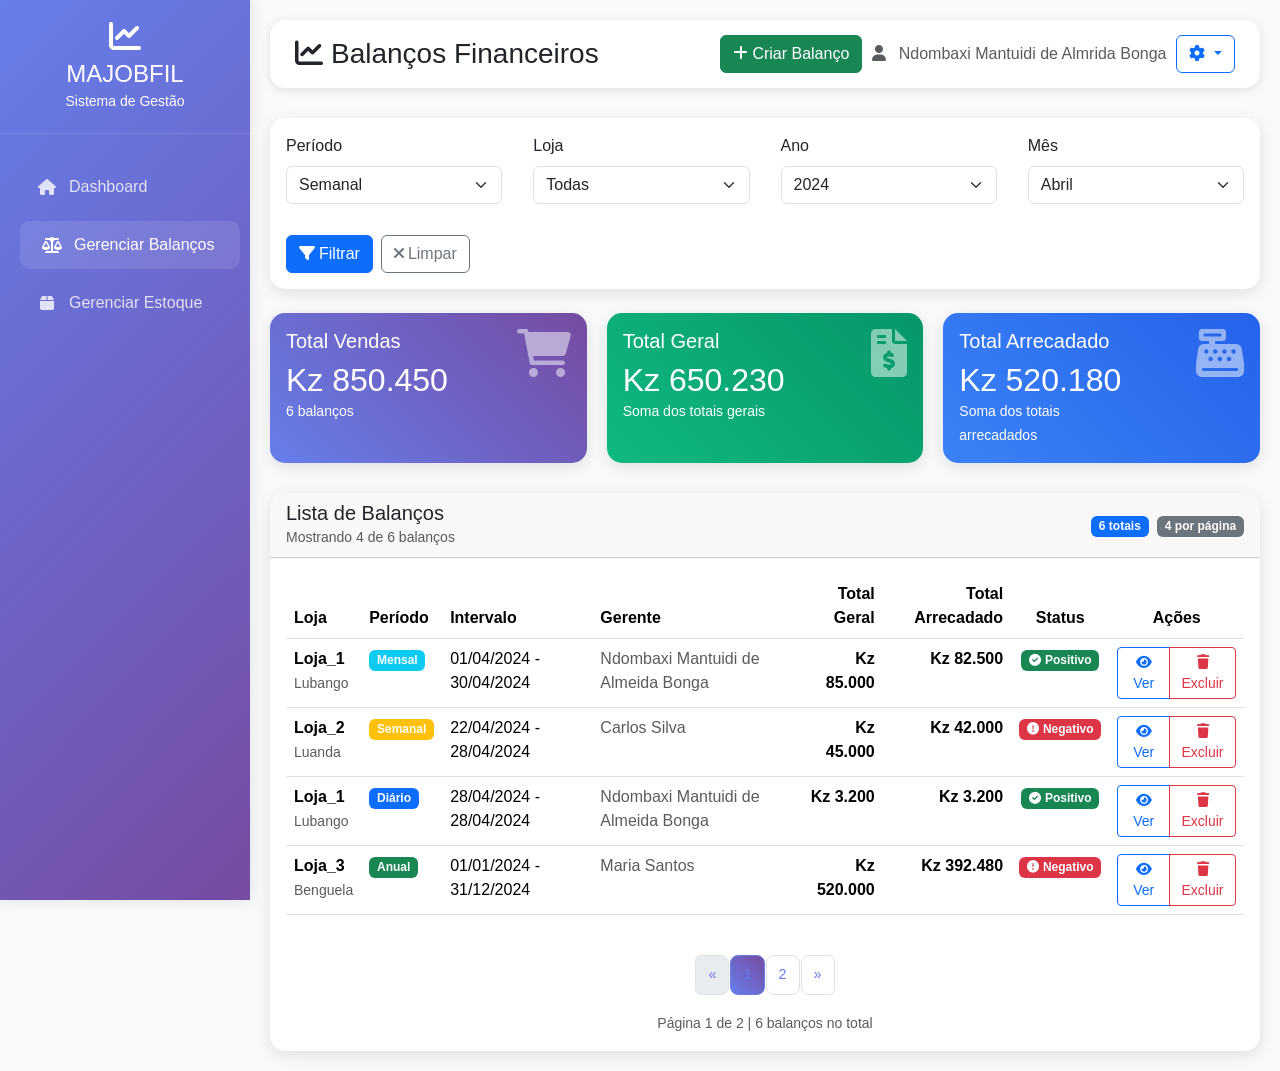
<file: balanco/lista_balancos.html>
<!DOCTYPE html>
<html lang="pt">
<head>
    <meta charset="UTF-8">
    <meta name="viewport" content="width=device-width, initial-scale=1.0">
    <title>Balanços - MAJOBFIL</title>
    <link href="https://cdn.jsdelivr.net/npm/bootstrap@5.1.3/dist/css/bootstrap.min.css" rel="stylesheet">
    <link href="https://cdnjs.cloudflare.com/ajax/libs/font-awesome/6.0.0/css/all.min.css" rel="stylesheet">
    <style>
        :root {
            --primary: #667eea;
            --secondary: #764ba2;
            --success: #10b981;
            --info: #3b82f6;
            --warning: #f59e0b;
            --danger: #ef4444;
            --sidebar-width: 250px;
            --sidebar-collapsed-width: 70px;
        }
        
        * {
            box-sizing: border-box;
        }
        
        body {
            font-family: 'Segoe UI', Tahoma, Geneva, Verdana, sans-serif;
            background-color: #f8f9fa;
            overflow-x: hidden;
            transition: all 0.3s;
        }
        
        /* Sidebar Responsiva */
        .sidebar {
            background: linear-gradient(135deg, var(--primary) 0%, var(--secondary) 100%);
            min-height: 100vh;
            color: white;
            position: fixed;
            width: var(--sidebar-width);
            transition: all 0.3s;
            z-index: 1000;
            top: 0;
            left: 0;
            box-shadow: 0 0 15px rgba(0,0,0,0.1);
        }
        
        .sidebar-collapsed {
            width: var(--sidebar-collapsed-width);
        }
        
        .sidebar-collapsed .logo h4,
        .sidebar-collapsed .logo small,
        .sidebar-collapsed .nav-link span {
            display: none;
        }
        
        .sidebar-collapsed .logo {
            padding: 15px 5px;
        }
        
        .sidebar-collapsed .nav-link {
            text-align: center;
            padding: 12px 5px;
            margin: 5px;
            justify-content: center;
        }
        
        .sidebar-collapsed .nav-link i {
            margin-right: 0;
            font-size: 1.2rem;
        }
        
        .sidebar .logo {
            padding: 20px;
            text-align: center;
            border-bottom: 1px solid rgba(255,255,255,0.1);
            transition: all 0.3s;
            white-space: nowrap;
            overflow: hidden;
        }
        
        .sidebar .nav-link {
            color: rgba(255,255,255,0.8);
            padding: 12px 20px;
            margin: 5px 15px;
            border-radius: 10px;
            transition: all 0.3s;
            display: flex;
            align-items: center;
            white-space: nowrap;
            overflow: hidden;
        }
        
        .sidebar .nav-link:hover,
        .sidebar .nav-link.active {
            background: rgba(255,255,255,0.1);
            color: white;
            transform: translateX(5px);
        }
        
        .sidebar .nav-link i {
            width: 24px;
            min-width: 24px;
            margin-right: 10px;
            text-align: center;
            transition: all 0.3s;
        }
        
        .main-content {
            margin-left: var(--sidebar-width);
            padding: 20px;
            transition: all 0.3s;
            min-height: 100vh;
        }
        
        .main-content-expanded {
            margin-left: var(--sidebar-collapsed-width);
        }
        
        .sidebar-toggle {
            display: none;
            position: fixed;
            top: 20px;
            left: 20px;
            z-index: 1001;
            background: var(--primary);
            color: white;
            border: none;
            border-radius: 50%;
            width: 40px;
            height: 40px;
            align-items: center;
            justify-content: center;
            cursor: pointer;
            box-shadow: 0 2px 10px rgba(0,0,0,0.2);
        }
        
        .overlay {
            display: none;
            position: fixed;
            top: 0;
            left: 0;
            right: 0;
            bottom: 0;
            background: rgba(0,0,0,0.5);
            z-index: 999;
        }
        
        .overlay.active {
            display: block;
        }
        
        /* Top Bar */
        .top-bar {
            background: white;
            border-radius: 15px;
            padding: 15px 25px;
            box-shadow: 0 2px 10px rgba(0,0,0,0.1);
            margin-bottom: 30px;
            display: flex;
            flex-direction: column;
            gap: 15px;
        }
        
        .top-bar-header {
            display: flex;
            justify-content: space-between;
            align-items: center;
            flex-wrap: wrap;
            gap: 15px;
        }
        
        .top-bar-actions {
            display: flex;
            align-items: center;
            flex-wrap: wrap;
            gap: 10px;
        }
        
        /* Cards */
        .stats-card {
            border: none;
            border-radius: 15px;
            box-shadow: 0 4px 15px rgba(0,0,0,0.1);
            transition: transform 0.3s, box-shadow 0.3s;
            overflow: hidden;
            height: 100%;
        }
        
        .stats-card:hover {
            transform: translateY(-5px);
            box-shadow: 0 8px 25px rgba(0,0,0,0.15);
        }
        
        .card-primary {
            background: linear-gradient(45deg, var(--primary), var(--secondary));
            color: white;
        }
        
        .card-success {
            background: linear-gradient(45deg, var(--success), #059669);
            color: white;
        }
        
        .card-info {
            background: linear-gradient(45deg, var(--info), #2563eb);
            color: white;
        }
        
        .card-warning {
            background: linear-gradient(45deg, var(--warning), #d97706);
            color: white;
        }
        
        .badge-sm {
            font-size: 0.7rem;
            padding: 0.3em 0.6em;
        }
        
        .action-buttons {
            display: flex;
            gap: 10px;
            flex-wrap: wrap;
        }
        
        .valor-positivo {
            color: var(--success);
            font-weight: bold;
        }
        
        .valor-negativo {
            color: var(--danger);
            font-weight: bold;
        }
        
        /* Grid responsivo */
        .stats-grid {
            display: grid;
            grid-template-columns: repeat(auto-fit, minmax(280px, 1fr));
            gap: 20px;
            margin-bottom: 30px;
        }
        
        /* Filtros responsivos */
        .filters-form .row {
            display: grid;
            grid-template-columns: repeat(auto-fit, minmax(200px, 1fr));
            gap: 15px;
        }
        
        /* Tabela responsiva */
        .table-responsive {
            overflow-x: auto;
            -webkit-overflow-scrolling: touch;
        }
        
        .table {
            min-width: 900px;
        }
        
        /* Paginação responsiva */
        .pagination-responsive .page-link {
            padding: 8px 12px;
            font-size: 0.9rem;
        }
        
        .pagination .page-link {
            border-radius: 8px;
            margin: 0 2px;
            border: 1px solid #dee2e6;
            color: var(--primary);
        }
        
        .pagination .page-item.active .page-link {
            background: linear-gradient(45deg, var(--primary), var(--secondary));
            border-color: var(--primary);
        }
        
        /* Modal responsivo */
        .modal-responsive .modal-dialog {
            max-width: 95%;
            margin: 10px auto;
        }
        
        @media (min-width: 576px) {
            .modal-responsive .modal-dialog {
                max-width: 90%;
            }
        }
        
        @media (min-width: 768px) {
            .modal-responsive .modal-dialog {
                max-width: 80%;
            }
        }
        
        @media (min-width: 992px) {
            .modal-responsive .modal-dialog {
                max-width: 800px;
            }
        }
        
        /* Empty State */
        .empty-state {
            text-align: center;
            padding: 40px 20px;
            color: #6c757d;
        }
        
        .empty-state i {
            font-size: 3rem;
            margin-bottom: 15px;
            opacity: 0.5;
        }
        
        /* Media Queries */
        @media (max-width: 1200px) {
            :root {
                --sidebar-width: 220px;
            }
            
            .main-content {
                margin-left: 220px;
            }
            
            .filters-form .row {
                grid-template-columns: repeat(2, 1fr);
            }
        }
        
        @media (max-width: 992px) {
            .sidebar {
                margin-left: -250px;
            }
            
            .sidebar.active {
                margin-left: 0;
            }
            
            .main-content {
                margin-left: 0;
                padding: 80px 15px 20px;
            }
            
            .sidebar-toggle {
                display: flex;
            }
            
            .top-bar {
                padding: 15px;
                border-radius: 10px;
            }
            
            .top-bar-header {
                flex-direction: column;
                align-items: stretch;
            }
            
            .top-bar-actions {
                justify-content: space-between;
            }
            
            .action-buttons {
                width: 100%;
                justify-content: center;
            }
            
            .filters-form .row {
                grid-template-columns: 1fr;
            }
            
            .stats-grid {
                grid-template-columns: repeat(auto-fit, minmax(250px, 1fr));
            }
            
            .table {
                min-width: 800px;
            }
        }
        
        @media (max-width: 768px) {
            .stats-grid {
                grid-template-columns: repeat(2, 1fr);
                gap: 15px;
            }
            
            .card-body {
                padding: 15px;
            }
            
            .card-header {
                padding: 15px;
            }
            
            .card-header h5 {
                font-size: 1.1rem;
            }
            
            .top-bar h3 {
                font-size: 1.5rem;
            }
            
            .btn {
                padding: 8px 16px;
                font-size: 0.9rem;
            }
            
            .table {
                min-width: 700px;
            }
            
            .table th,
            .table td {
                padding: 10px 8px;
                font-size: 0.9rem;
            }
            
            .table .badge {
                font-size: 0.8rem;
                padding: 4px 8px;
            }
            
            .dropdown-menu {
                font-size: 0.9rem;
            }
            
            .modal-header,
            .modal-body,
            .modal-footer {
                padding: 15px;
            }
            
            .modal-title {
                font-size: 1.2rem;
            }
        }
        
        @media (max-width: 576px) {
            .main-content {
                padding: 70px 10px 15px;
            }
            
            .top-bar {
                padding: 12px;
                margin-bottom: 20px;
                border-radius: 8px;
            }
            
            .stats-grid {
                grid-template-columns: 1fr;
                gap: 12px;
            }
            
            .stats-card {
                border-radius: 10px;
            }
            
            .stats-card .col-4 {
                display: none;
            }
            
            .stats-card .col-8 {
                width: 100%;
            }
            
            .card-header {
                padding: 12px 15px;
            }
            
            .card-title {
                font-size: 1.1rem;
            }
            
            h3 {
                font-size: 1.3rem;
            }
            
            h2 {
                font-size: 1.5rem;
            }
            
            h5 {
                font-size: 1rem;
            }
            
            small {
                font-size: 0.8rem;
            }
            
            .action-buttons {
                flex-direction: column;
                width: 100%;
            }
            
            .action-buttons .btn {
                width: 100%;
                justify-content: center;
            }
            
            .table {
                min-width: 650px;
            }
            
            .table th,
            .table td {
                padding: 8px 6px;
                font-size: 0.85rem;
            }
            
            .table .btn-sm {
                padding: 4px 8px;
                font-size: 0.8rem;
            }
            
            .form-select,
            .form-control {
                padding: 8px 12px;
                font-size: 0.9rem;
            }
            
            .pagination-responsive .page-link {
                padding: 6px 10px;
                font-size: 0.85rem;
            }
            
            .empty-state {
                padding: 30px 15px;
            }
            
            .empty-state i {
                font-size: 2.5rem;
            }
        }
        
        /* Vista Mobile para tabela (cards) */
        .mobile-balance-view {
            display: none;
        }
        
        @media (max-width: 576px) {
            .desktop-table {
                display: none;
            }
            
            .mobile-balance-view {
                display: block;
            }
            
            .balance-card {
                margin-bottom: 15px;
                border-radius: 10px;
                box-shadow: 0 2px 8px rgba(0,0,0,0.1);
                border-left: 4px solid var(--primary);
                background: white;
            }
            
            .balance-card .status-badge {
                position: absolute;
                top: 10px;
                right: 10px;
            }
            
            .balance-card .card-body {
                padding: 15px;
            }
            
            .balance-card .info-section {
                margin-bottom: 15px;
            }
            
            .balance-card .info-row {
                display: flex;
                justify-content: space-between;
                margin-bottom: 6px;
                padding-bottom: 6px;
                border-bottom: 1px solid #eee;
            }
            
            .balance-card .info-label {
                font-weight: 600;
                color: #666;
                font-size: 0.9rem;
            }
            
            .balance-card .info-value {
                color: #333;
                font-size: 0.95rem;
                text-align: right;
            }
            
            .balance-card .store-info {
                background: #f8f9fa;
                padding: 10px;
                border-radius: 6px;
                margin-bottom: 10px;
            }
            
            .balance-card .period-badge {
                display: inline-block;
                padding: 4px 8px;
                border-radius: 4px;
                font-size: 0.8rem;
                margin-bottom: 8px;
                color: white;
            }
            
            .balance-card .period-badge.diario { background: var(--primary); }
            .balance-card .period-badge.semanal { background: var(--success); }
            .balance-card .period-badge.mensal { background: var(--info); }
            .balance-card .period-badge.anual { background: var(--warning); }
            
            .balance-card .actions {
                margin-top: 15px;
                display: flex;
                gap: 10px;
            }
            
            .balance-card .actions .btn {
                flex: 1;
                padding: 8px 12px;
            }
        }
        
        /* Animações */
        @keyframes fadeIn {
            from { opacity: 0; transform: translateY(20px); }
            to { opacity: 1; transform: translateY(0); }
        }
        
        .fade-in {
            animation: fadeIn 0.5s ease-out;
        }
        
        /* Scrollbar personalizada */
        ::-webkit-scrollbar {
            width: 8px;
            height: 8px;
        }
        
        ::-webkit-scrollbar-track {
            background: #f1f1f1;
            border-radius: 4px;
        }
        
        ::-webkit-scrollbar-thumb {
            background: var(--primary);
            border-radius: 4px;
        }
        
        ::-webkit-scrollbar-thumb:hover {
            background: var(--secondary);
        }
        
        /* Focus styles para acessibilidade */
        a:focus,
        button:focus,
        input:focus,
        select:focus,
        textarea:focus {
            outline: 2px solid var(--primary);
            outline-offset: 2px;
        }
    </style>
</head>
<body>
    <!-- Botão para toggle da sidebar -->
    <button class="sidebar-toggle" id="sidebarToggle" aria-label="Alternar menu">
        <i class="fas fa-bars"></i>
    </button>
    
    <!-- Overlay para fechar sidebar em mobile -->
    <div class="overlay" id="overlay"></div>
    
    <!-- Sidebar -->
    <div class="sidebar" id="sidebar">
        <div class="logo">
            <i class="fas fa-chart-line fa-2x mb-2"></i>
            <h4 class="mb-0">MAJOBFIL</h4>
            <small>Sistema de Gestão</small>
        </div>
        
        <div class="mt-4">
            <ul class="nav flex-column">
                <li class="nav-item">
                    <a class="nav-link" href="../index.html">
                        <i class="fas fa-home"></i><span>Dashboard</span>
                    </a>
                </li>
                <li class="nav-item">
                    <a class="nav-link active" href="lista_balancos.html">
                        <i class="fas fa-balance-scale"></i><span>Gerenciar Balanços</span>
                    </a>
                </li>
                <li class="nav-item">
                    <a class="nav-link" href="estoque/listar_movimentos_estoque.html">
                        <i class="fas fa-box"></i><span>Gerenciar Estoque</span>
                    </a>
                </li>
            </ul>
        </div>
    </div>

    <!-- Main Content -->
    <div class="main-content" id="mainContent">
        <!-- Top Bar -->
        <div class="top-bar">
            <div class="top-bar-header">
                <h3 class="mb-0">
                    <i class="fas fa-chart-line me-2"></i>Balanços Financeiros
                </h3>
                <div class="top-bar-actions">
                    <div class="action-buttons">
                        <button type="button" class="btn btn-success" data-bs-toggle="modal" data-bs-target="#criarBalancoModal">
                            <i class="fas fa-plus me-1"></i><span class="d-none d-sm-inline">Criar Balanço</span>
                        </button>
                    </div>
                    <span class="text-muted">
                        <i class="fas fa-user me-2"></i>
                        <span class="d-none d-sm-inline">Ndombaxi Mantuidi de Almrida Bonga</span>
                    </span>
                    <div class="dropdown">
                        <button class="btn btn-outline-primary dropdown-toggle" type="button" 
                                id="settingsDropdown" data-bs-toggle="dropdown" aria-expanded="false"
                                aria-label="Configurações">
                            <i class="fas fa-cog"></i>
                        </button>
                        <ul class="dropdown-menu" aria-labelledby="settingsDropdown">
                            <li><a class="dropdown-item" href="../conta/perfil.html"><i class="fas fa-user me-2"></i>Perfil</a></li>
                            <li><hr class="dropdown-divider"></li>
                            <li><a class="dropdown-item text-danger" href="#">
                                <i class="fas fa-sign-out-alt me-2"></i>Sair
                            </a></li>
                        </ul>
                    </div>
                </div>
            </div>
        </div>

        <!-- Modal Criar Balanço -->
        <div class="modal fade modal-responsive" id="criarBalancoModal" tabindex="-1" aria-hidden="true">
            <div class="modal-dialog modal-dialog-centered">
                <div class="modal-content">
                    <div class="modal-header">
                        <h5 class="modal-title"><i class="fas fa-plus me-2"></i>Criar Novo Balanço</h5>
                        <button type="button" class="btn-close" data-bs-dismiss="modal" aria-label="Fechar"></button>
                    </div>
                    <div class="modal-body">
                        <form method="post" action="#" id="formCriarBalanco">
                            <div class="row g-3">
                                <div class="col-12">
                                    <label class="form-label">Loja *</label>
                                    <select name="loja_id" class="form-select" required id="selectLoja">
                                        <option value="">Selecione a loja</option>
                                        <option value="1">Loja_1 - Cidade: Lubango</option>
                                        <option value="2">Loja_2 - Cidade: Luanda</option>
                                        <option value="3">Loja_3 - Cidade: Benguela</option>
                                    </select>
                                    <div class="form-text">
                                        <i class="fas fa-shield-alt text-primary"></i> Superusuário: Todas as lojas disponíveis
                                        <i class="fas fa-user-check text-info"></i> Você pode criar balanços apenas para lojas que gerenciam
                                    </div>
                                </div>
                                
                                <div class="col-12">
                                    <label class="form-label">Tipo de Período *</label>
                                    <select name="periodo_tipo" class="form-select" required id="selectPeriodo">
                                        <option value="">Selecione o período</option>
                                        <option value="diario">Diário</option>
                                        <option value="semanal">Semanal</option>
                                        <option value="mensal">Mensal</option>
                                        <option value="anual">Anual</option>
                                        <option value="personalizado">Personalizado</option>
                                    </select>
                                </div>
                                
                                <div class="col-md-6">
                                    <label class="form-label">Data Início *</label>
                                    <input type="date" name="data_inicio" class="form-control" required 
                                        id="dataInicioModal">
                                </div>
                                
                                <div class="col-md-6">
                                    <label class="form-label">Data Fim *</label>
                                    <input type="date" name="data_fim" class="form-control" required
                                        id="dataFimModal">
                                </div>
                                
                                <div class="col-12">
                                    <label class="form-label">Descrição (Opcional)</label>
                                    <input type="text" name="descricao" class="form-control" 
                                        placeholder="Ex: Balanço Trimestral, Análise Especial, etc.">
                                </div>
                                
                                <!-- Informações de Permissão -->
                                <div class="col-12">
                                    <div class="alert alert-info">
                                        <h6><i class="fas fa-info-circle me-2"></i>Informações:</h6>
                                        <ul class="mb-0">
                                            <li>Superusuários podem criar balanços para <strong>qualquer loja</strong></li>
                                            <li>Usuários normais podem criar apenas para <strong>lojas que gerenciam</strong></li>
                                            <li>O sistema calculará automaticamente vendas e relatórios do período</li>
                                        </ul>
                                    </div>
                                </div>
                            </div>
                            
                            <div class="modal-footer mt-3">
                                <button type="button" class="btn btn-secondary" data-bs-dismiss="modal">
                                    <i class="fas fa-times me-1"></i>Cancelar
                                </button>
                                <button type="submit" class="btn btn-success" id="btnCriarBalanco">
                                    <i class="fas fa-plus me-1"></i>Criar Balanço
                                </button>
                            </div>
                        </form>
                    </div>
                </div>
            </div>
        </div>

        <!-- Filtros -->
        <div class="row mb-4 fade-in">
            <div class="col-12">
                <div class="card stats-card">
                    <div class="card-body">
                        <form method="get" class="filters-form">
                            <div class="row g-3">
                                <div>
                                    <label class="form-label">Período</label>
                                    <select name="periodo_tipo" class="form-select">
                                        <option value="">Todos</option>
                                        <option value="diario">Diário</option>
                                        <option value="semanal" selected>Semanal</option>
                                        <option value="mensal">Mensal</option>
                                        <option value="anual">Anual</option>
                                    </select>
                                </div>
                                <div>
                                    <label class="form-label">Loja</label>
                                    <select name="loja" class="form-select">
                                        <option value="">Todas</option>
                                        <option value="1">Loja_1 - Lubango</option>
                                        <option value="2">Loja_2 - Luanda</option>
                                        <option value="3">Loja_3 - Benguela</option>
                                    </select>
                                </div>
                                <div>
                                    <label class="form-label">Ano</label>
                                    <select name="ano" class="form-select">
                                        <option value="todos">Todos os anos</option>
                                        <option value="2024" selected>2024</option>
                                        <option value="2023">2023</option>
                                        <option value="2022">2022</option>
                                    </select>
                                </div>
                                <div>
                                    <label class="form-label">Mês</label>
                                    <select name="mes" class="form-select">
                                        <option value="">Todos os meses</option>
                                        <option value="1">Janeiro</option>
                                        <option value="2">Fevereiro</option>
                                        <option value="3">Março</option>
                                        <option value="4" selected>Abril</option>
                                        <option value="5">Maio</option>
                                        <option value="6">Junho</option>
                                        <option value="7">Julho</option>
                                        <option value="8">Agosto</option>
                                        <option value="9">Setembro</option>
                                        <option value="10">Outubro</option>
                                        <option value="11">Novembro</option>
                                        <option value="12">Dezembro</option>
                                    </select>
                                </div>
                                <div class="col-12">
                                    <div class="d-flex flex-wrap gap-2">
                                        <button type="submit" class="btn btn-primary">
                                            <i class="fas fa-filter me-1"></i>Filtrar
                                        </button>
                                        <a href="#" class="btn btn-outline-secondary">
                                            <i class="fas fa-times me-1"></i>Limpar
                                        </a>
                                    </div>
                                </div>
                            </div>
                        </form>
                    </div>
                </div>
            </div>
        </div>

        <!-- Cards de Resumo -->
        <div class="stats-grid fade-in">
            <div class="card stats-card card-primary text-white">
                <div class="card-body">
                    <div class="row">
                        <div class="col-8">
                            <h5>Total Vendas</h5>
                            <h2 class="mb-0">Kz 850.450</h2>
                            <small>6 balanços</small>
                        </div>
                        <div class="col-4 text-end d-none d-sm-block">
                            <i class="fas fa-shopping-cart fa-3x opacity-50"></i>
                        </div>
                    </div>
                </div>
            </div>

            <div class="card stats-card card-success text-white">
                <div class="card-body">
                    <div class="row">
                        <div class="col-8">
                            <h5>Total Geral</h5>
                            <h2 class="mb-0">Kz 650.230</h2>
                            <small>Soma dos totais gerais</small>
                        </div>
                        <div class="col-4 text-end d-none d-sm-block">
                            <i class="fas fa-file-invoice-dollar fa-3x opacity-50"></i>
                        </div>
                    </div>
                </div>
            </div>

            <div class="card stats-card card-info text-white">
                <div class="card-body">
                    <div class="row">
                        <div class="col-8">
                            <h5>Total Arrecadado</h5>
                            <h2 class="mb-0">Kz 520.180</h2>
                            <small>Soma dos totais arrecadados</small>
                        </div>
                        <div class="col-4 text-end d-none d-sm-block">
                            <i class="fas fa-cash-register fa-3x opacity-50"></i>
                        </div>
                    </div>
                </div>
            </div>
        </div>

        <!-- Tabela de Balanços (Desktop) -->
        <div class="row desktop-table fade-in">
            <div class="col-12">
                <div class="card stats-card">
                    <div class="card-header d-flex justify-content-between align-items-center flex-wrap gap-2">
                        <div>
                            <h5 class="card-title mb-0">Lista de Balanços</h5>
                            <small class="text-muted">
                                Mostrando 4 de 6 balanços
                            </small>
                        </div>
                        <div>
                            <span class="badge bg-primary">6 totais</span>
                            <span class="badge bg-secondary ms-1">4 por página</span>
                        </div>
                    </div>
                    <div class="card-body">
                        <div class="table-responsive">
                            <table class="table table-hover">
                                <thead>
                                    <tr>
                                        <th>Loja</th>
                                        <th>Período</th>
                                        <th>Intervalo</th>
                                        <th>Gerente</th>
                                        <th class="text-end">Total Geral</th>
                                        <th class="text-end">Total Arrecadado</th>
                                        <th class="text-center">Status</th>
                                        <th class="text-center">Ações</th>
                                    </tr>
                                </thead>
                                <tbody>
                                    <tr>
                                        <td>
                                            <strong>Loja_1</strong>
                                            <br>
                                            <small class="text-muted">Lubango</small>
                                        </td>
                                        <td>
                                            <span class="badge bg-info">
                                                Mensal
                                            </span>
                                        </td>
                                        <td>01/04/2024 - 30/04/2024</td>
                                        <td>
                                            <span class="text-muted">Ndombaxi Mantuidi de Almeida Bonga</span>
                                        </td>
                                        <td class="text-end">
                                            <strong>Kz 85.000</strong>
                                        </td>
                                        <td class="text-end">
                                            <strong>Kz 82.500</strong>
                                        </td>
                                        <td class="text-center">
                                            <span class="badge bg-success">
                                                <i class="fas fa-check-circle me-1"></i>Positivo
                                            </span>
                                        </td>
                                        <td class="text-center">
                                            <div class="btn-group btn-group-sm">
                                                <a href="detalhe_balanco.html" class="btn btn-outline-primary" title="Detalhes">
                                                    <i class="fas fa-eye"></i>
                                                    <span class="d-none d-md-inline"> Ver</span>
                                                </a>
                                                <a href="#" class="btn btn-outline-danger" title="Excluir" onclick="return confirm('Tem certeza que deseja excluir este balanço?')">
                                                    <i class="fas fa-trash"></i>
                                                    <span class="d-none d-md-inline"> Excluir</span>
                                                </a>
                                            </div>
                                        </td>
                                    </tr>
                                    <tr>
                                        <td>
                                            <strong>Loja_2</strong>
                                            <br>
                                            <small class="text-muted">Luanda</small>
                                        </td>
                                        <td>
                                            <span class="badge bg-warning">
                                                Semanal
                                            </span>
                                        </td>
                                        <td>22/04/2024 - 28/04/2024</td>
                                        <td>
                                            <span class="text-muted">Carlos Silva</span>
                                        </td>
                                        <td class="text-end">
                                            <strong>Kz 45.000</strong>
                                        </td>
                                        <td class="text-end">
                                            <strong>Kz 42.000</strong>
                                        </td>
                                        <td class="text-center">
                                            <span class="badge bg-danger">
                                                <i class="fas fa-exclamation-circle me-1"></i>Negativo
                                            </span>
                                        </td>
                                        <td class="text-center">
                                            <div class="btn-group btn-group-sm">
                                                <a href="detalhe_balanco.html" class="btn btn-outline-primary" title="Detalhes">
                                                    <i class="fas fa-eye"></i>
                                                    <span class="d-none d-md-inline"> Ver</span>
                                                </a>
                                                <a href="#" class="btn btn-outline-danger" title="Excluir" onclick="return confirm('Tem certeza que deseja excluir este balanço?')">
                                                    <i class="fas fa-trash"></i>
                                                    <span class="d-none d-md-inline"> Excluir</span>
                                                </a>
                                            </div>
                                        </td>
                                    </tr>
                                    <tr>
                                        <td>
                                            <strong>Loja_1</strong>
                                            <br>
                                            <small class="text-muted">Lubango</small>
                                        </td>
                                        <td>
                                            <span class="badge bg-primary">
                                                Diário
                                            </span>
                                        </td>
                                        <td>28/04/2024 - 28/04/2024</td>
                                        <td>
                                            <span class="text-muted">Ndombaxi Mantuidi de Almeida Bonga</span>
                                        </td>
                                        <td class="text-end">
                                            <strong>Kz 3.200</strong>
                                        </td>
                                        <td class="text-end">
                                            <strong>Kz 3.200</strong>
                                        </td>
                                        <td class="text-center">
                                            <span class="badge bg-success">
                                                <i class="fas fa-check-circle me-1"></i>Positivo
                                            </span>
                                        </td>
                                        <td class="text-center">
                                            <div class="btn-group btn-group-sm">
                                                <a href="detalhe_balanco.html" class="btn btn-outline-primary" title="Detalhes">
                                                    <i class="fas fa-eye"></i>
                                                    <span class="d-none d-md-inline"> Ver</span>
                                                </a>
                                                <a href="#" class="btn btn-outline-danger" title="Excluir" onclick="return confirm('Tem certeza que deseja excluir este balanço?')">
                                                    <i class="fas fa-trash"></i>
                                                    <span class="d-none d-md-inline"> Excluir</span>
                                                </a>
                                            </div>
                                        </td>
                                    </tr>
                                    <tr>
                                        <td>
                                            <strong>Loja_3</strong>
                                            <br>
                                            <small class="text-muted">Benguela</small>
                                        </td>
                                        <td>
                                            <span class="badge bg-success">
                                                Anual
                                            </span>
                                        </td>
                                        <td>01/01/2024 - 31/12/2024</td>
                                        <td>
                                            <span class="text-muted">Maria Santos</span>
                                        </td>
                                        <td class="text-end">
                                            <strong>Kz 520.000</strong>
                                        </td>
                                        <td class="text-end">
                                            <strong>Kz 392.480</strong>
                                        </td>
                                        <td class="text-center">
                                            <span class="badge bg-danger">
                                                <i class="fas fa-exclamation-circle me-1"></i>Negativo
                                            </span>
                                        </td>
                                        <td class="text-center">
                                            <div class="btn-group btn-group-sm">
                                                <a href="detalhe_balanco.html" class="btn btn-outline-primary" title="Detalhes">
                                                    <i class="fas fa-eye"></i>
                                                    <span class="d-none d-md-inline"> Ver</span>
                                                </a>
                                                <a href="#" class="btn btn-outline-danger" title="Excluir" onclick="return confirm('Tem certeza que deseja excluir este balanço?')">
                                                    <i class="fas fa-trash"></i>
                                                    <span class="d-none d-md-inline"> Excluir</span>
                                                </a>
                                            </div>
                                        </td>
                                    </tr>
                                </tbody>
                            </table>
                        </div>

                        <!-- Paginação -->
                        <nav aria-label="Navegação de páginas de balanços" class="mt-4">
                            <ul class="pagination justify-content-center pagination-responsive">
                                <!-- Botão Anterior -->
                                <li class="page-item disabled">
                                    <span class="page-link" aria-hidden="true">&laquo;</span>
                                </li>

                                <!-- Primeira página -->
                                <li class="page-item active">
                                    <span class="page-link">1</span>
                                </li>
                                <li class="page-item">
                                    <a class="page-link" href="#">2</a>
                                </li>

                                <!-- Botão Próximo -->
                                <li class="page-item">
                                    <a class="page-link" href="#" aria-label="Próximo">
                                        <span aria-hidden="true">&raquo;</span>
                                    </a>
                                </li>
                            </ul>
                            
                            <!-- Informação da página atual -->
                            <div class="text-center mt-2">
                                <small class="text-muted">
                                    Página 1 de 2 | 6 balanços no total
                                </small>
                            </div>
                        </nav>
                    </div>
                </div>
            </div>
        </div>

        <!-- Vista Mobile para Balanços -->
        <div class="row mobile-balance-view fade-in">
            <div class="col-12">
                <div class="card stats-card">
                    <div class="card-header d-flex justify-content-between align-items-center">
                        <div>
                            <h5 class="card-title mb-0">Lista de Balanços</h5>
                            <small class="text-muted">4 totais</small>
                        </div>
                    </div>
                    <div class="card-body">
                        <div class="balance-list">
                            <!-- Card 1 -->
                            <div class="card balance-card">
                                <div class="card-body">
                                    <div class="status-badge">
                                        <span class="badge bg-success">Positivo</span>
                                    </div>
                                    
                                    <div class="store-info">
                                        <h6 class="mb-1">Loja_1</h6>
                                        <small class="text-muted">Cidade: Lubango</small>
                                    </div>
                                    
                                    <div class="period-badge mensal">
                                        Mensal
                                    </div>
                                    
                                    <div class="info-section">
                                        <div class="info-row">
                                            <span class="info-label">Período:</span>
                                            <span class="info-value">01/04/2024 - 30/04/2024</span>
                                        </div>
                                        
                                        <div class="info-row">
                                            <span class="info-label">Total Geral:</span>
                                            <span class="info-value">Kz 85.000</span>
                                        </div>
                                        
                                        <div class="info-row">
                                            <span class="info-label">Total Arrecadado:</span>
                                            <span class="info-value">Kz 82.500</span>
                                        </div>
                                        
                                        <div class="info-row">
                                            <span class="info-label">Situação:</span>
                                            <span class="info-value valor-positivo">
                                                Sobra: Kz 2.500
                                            </span>
                                        </div>
                                    </div>
                                    
                                    <div class="actions">
                                        <a href="detalhe_balanco.html" class="btn btn-outline-primary btn-sm">
                                            <i class="fas fa-eye me-1"></i>Ver
                                        </a>
                                        <a href="#" class="btn btn-outline-danger btn-sm" onclick="return confirm('Tem certeza que deseja excluir este balanço?')">
                                            <i class="fas fa-trash me-1"></i>Excluir
                                        </a>
                                    </div>
                                </div>
                            </div>
                            
                            <!-- Card 2 -->
                            <div class="card balance-card">
                                <div class="card-body">
                                    <div class="status-badge">
                                        <span class="badge bg-danger">Negativo</span>
                                    </div>
                                    
                                    <div class="store-info">
                                        <h6 class="mb-1">Loja_2</h6>
                                        <small class="text-muted">Cidade: Luanda</small>
                                    </div>
                                    
                                    <div class="period-badge semanal">
                                        Semanal
                                    </div>
                                    
                                    <div class="info-section">
                                        <div class="info-row">
                                            <span class="info-label">Período:</span>
                                            <span class="info-value">22/04/2024 - 28/04/2024</span>
                                        </div>
                                        
                                        <div class="info-row">
                                            <span class="info-label">Total Geral:</span>
                                            <span class="info-value">Kz 45.000</span>
                                        </div>
                                        
                                        <div class="info-row">
                                            <span class="info-label">Total Arrecadado:</span>
                                            <span class="info-value">Kz 42.000</span>
                                        </div>
                                        
                                        <div class="info-row">
                                            <span class="info-label">Situação:</span>
                                            <span class="info-value valor-negativo">
                                                Falta: Kz 3.000
                                            </span>
                                        </div>
                                    </div>
                                    
                                    <div class="actions">
                                        <a href="detalhe_balanco.html" class="btn btn-outline-primary btn-sm">
                                            <i class="fas fa-eye me-1"></i>Ver
                                        </a>
                                        <a href="#" class="btn btn-outline-danger btn-sm" onclick="return confirm('Tem certeza que deseja excluir este balanço?')">
                                            <i class="fas fa-trash me-1"></i>Excluir
                                        </a>
                                    </div>
                                </div>
                            </div>
                        </div>
                        
                        <!-- Paginação Mobile -->
                        <nav aria-label="Navegação de páginas" class="mt-4">
                            <ul class="pagination justify-content-center pagination-responsive">
                                <li class="page-item disabled">
                                    <a class="page-link" href="#">
                                        <i class="fas fa-chevron-left"></i>
                                    </a>
                                </li>
                                
                                <li class="page-item active">
                                    <span class="page-link">
                                        Pág. 1 de 2
                                    </span>
                                </li>
                                
                                <li class="page-item">
                                    <a class="page-link" href="#">
                                        <i class="fas fa-chevron-right"></i>
                                    </a>
                                </li>
                            </ul>
                        </nav>
                    </div>
                </div>
            </div>
        </div>
    </div>

    <script src="https://cdn.jsdelivr.net/npm/bootstrap@5.1.3/dist/js/bootstrap.bundle.min.js"></script>
    <script>
        // Gerenciamento da sidebar responsiva
        const sidebar = document.getElementById('sidebar');
        const mainContent = document.getElementById('mainContent');
        const sidebarToggle = document.getElementById('sidebarToggle');
        const overlay = document.getElementById('overlay');
        
        // Estado da sidebar
        let isSidebarCollapsed = false;
        let isMobile = window.innerWidth <= 992;
        
        // Função para alternar sidebar
        function toggleSidebar() {
            if (isMobile) {
                // Em mobile, mostra/esconde a sidebar
                sidebar.classList.toggle('active');
                overlay.classList.toggle('active');
                document.body.style.overflow = sidebar.classList.contains('active') ? 'hidden' : '';
            } else {
                // Em desktop, colapsa/expande a sidebar
                isSidebarCollapsed = !isSidebarCollapsed;
                sidebar.classList.toggle('sidebar-collapsed');
                mainContent.classList.toggle('main-content-expanded');
                
                // Salvar preferência no localStorage
                localStorage.setItem('sidebarCollapsed', isSidebarCollapsed);
            }
        }
        
        // Fechar sidebar no mobile ao clicar no overlay
        function closeSidebar() {
            if (isMobile) {
                sidebar.classList.remove('active');
                overlay.classList.remove('active');
                document.body.style.overflow = '';
            }
        }
        
        // Event listeners
        sidebarToggle.addEventListener('click', toggleSidebar);
        overlay.addEventListener('click', closeSidebar);
        
        // Fechar sidebar ao clicar em um link (em mobile)
        document.querySelectorAll('.sidebar .nav-link').forEach(link => {
            link.addEventListener('click', () => {
                if (isMobile) {
                    closeSidebar();
                }
            });
        });
        
        // Ajustar ao redimensionar a janela
        window.addEventListener('resize', () => {
            const wasMobile = isMobile;
            isMobile = window.innerWidth <= 992;
            
            if (wasMobile !== isMobile) {
                // Se mudou de mobile para desktop ou vice-versa, resetar estado
                if (isMobile) {
                    sidebar.classList.remove('sidebar-collapsed');
                    mainContent.classList.remove('main-content-expanded');
                    sidebar.classList.remove('active');
                    overlay.classList.remove('active');
                    document.body.style.overflow = '';
                } else {
                    // Restaurar estado colapsado se estava salvo
                    const savedState = localStorage.getItem('sidebarCollapsed') === 'true';
                    if (savedState) {
                        sidebar.classList.add('sidebar-collapsed');
                        mainContent.classList.add('main-content-expanded');
                    }
                }
            }
        });
        
        // Restaurar estado da sidebar no desktop
        window.addEventListener('DOMContentLoaded', () => {
            if (!isMobile) {
                const savedState = localStorage.getItem('sidebarCollapsed') === 'true';
                if (savedState) {
                    sidebar.classList.add('sidebar-collapsed');
                    mainContent.classList.add('main-content-expanded');
                    isSidebarCollapsed = true;
                }
            }
            
            // Configurar datas padrão
            const hoje = new Date().toISOString().split('T')[0];
            const dataInicioModal = document.getElementById('dataInicioModal');
            const dataFimModal = document.getElementById('dataFimModal');
            
            if (dataInicioModal && dataFimModal) {
                dataFimModal.value = hoje;
                
                // Data de início padrão: 7 dias atrás
                const seteDiasAtras = new Date();
                seteDiasAtras.setDate(seteDiasAtras.getDate() - 7);
                dataInicioModal.value = seteDiasAtras.toISOString().split('T')[0];
            }
            
            // Auto-preencher datas baseado no tipo de período
            const periodoSelect = document.getElementById('selectPeriodo');
            if (periodoSelect) {
                periodoSelect.addEventListener('change', function() {
                    const hoje = new Date();
                    const dataInicio = document.getElementById('dataInicioModal');
                    const dataFim = document.getElementById('dataFimModal');
                    
                    if (!dataInicio || !dataFim) return;
                    
                    dataFim.value = hoje.toISOString().split('T')[0];
                    
                    switch(this.value) {
                        case 'diario':
                            dataInicio.value = hoje.toISOString().split('T')[0];
                            break;
                        case 'semanal':
                            const semanaAtras = new Date(hoje);
                            semanaAtras.setDate(hoje.getDate() - 7);
                            dataInicio.value = semanaAtras.toISOString().split('T')[0];
                            break;
                        case 'mensal':
                            const mesAtras = new Date(hoje);
                            mesAtras.setMonth(hoje.getMonth() - 1);
                            dataInicio.value = mesAtras.toISOString().split('T')[0];
                            break;
                        case 'anual':
                            const anoAtras = new Date(hoje);
                            anoAtras.setFullYear(hoje.getFullYear() - 1);
                            dataInicio.value = anoAtras.toISOString().split('T')[0];
                            break;
                        case 'personalizado':
                            // Mantém as datas atuais
                            break;
                    }
                });
            }
            
            // Validar datas antes do envio
            const form = document.querySelector('#criarBalancoModal form');
            if (form) {
                form.addEventListener('submit', function(e) {
                    e.preventDefault(); // Prevenir envio real para demonstração
                    
                    const dataInicio = new Date(document.getElementById('dataInicioModal').value);
                    const dataFim = new Date(document.getElementById('dataFimModal').value);
                    
                    if (dataInicio > dataFim) {
                        alert('A data de início não pode ser posterior à data de fim.');
                        return false;
                    }
                    
                    // Verificar se há loja selecionada
                    const lojaSelect = document.querySelector('select[name="loja_id"]');
                    if (lojaSelect && !lojaSelect.value) {
                        alert('Selecione uma loja.');
                        return false;
                    }
                    
                    // Mostrar loading
                    const btnCriar = document.getElementById('btnCriarBalanco');
                    if (btnCriar) {
                        btnCriar.innerHTML = '<i class="fas fa-spinner fa-spin me-1"></i>Criando...';
                        btnCriar.disabled = true;
                    }
                    
                    // Simular criação (para demonstração)
                    setTimeout(() => {
                        alert('Balanço criado com sucesso! (demonstração)');
                        btnCriar.innerHTML = '<i class="fas fa-plus me-1"></i>Criar Balanço';
                        btnCriar.disabled = false;
                        
                        // Fechar modal
                        const modal = bootstrap.Modal.getInstance(document.getElementById('criarBalancoModal'));
                        if (modal) modal.hide();
                    }, 1500);
                    
                    return false;
                });
            }
            
            // Melhorar experiência em modais para mobile
            const modal = document.getElementById('criarBalancoModal');
            if (modal) {
                modal.addEventListener('shown.bs.modal', function() {
                    if (isMobile) {
                        // Focar no primeiro campo
                        const firstInput = modal.querySelector('select[name="loja_id"]');
                        if (firstInput) {
                            setTimeout(() => {
                                firstInput.focus();
                            }, 300);
                        }
                    }
                });
            }
        });
        
        // Função para confirmar exclusões
        function confirmDelete(event) {
            if (!confirm('Tem certeza que deseja excluir este balanço?')) {
                event.preventDefault();
                return false;
            }
            
            // Simular exclusão (para demonstração)
            alert('Balanço excluído com sucesso! (demonstração)');
            event.preventDefault();
            return false;
        }
        
        // Adicionar confirm a todos os links de exclusão
        document.addEventListener('DOMContentLoaded', () => {
            document.querySelectorAll('a[onclick*="confirm"]').forEach(link => {
                link.addEventListener('click', confirmDelete);
            });
        });
        
        // Simular filtros
        document.querySelector('.filters-form').addEventListener('submit', function(e) {
            e.preventDefault();
            alert('Filtros aplicados! (demonstração)');
        });
    </script>
</body>
</html>
</file>
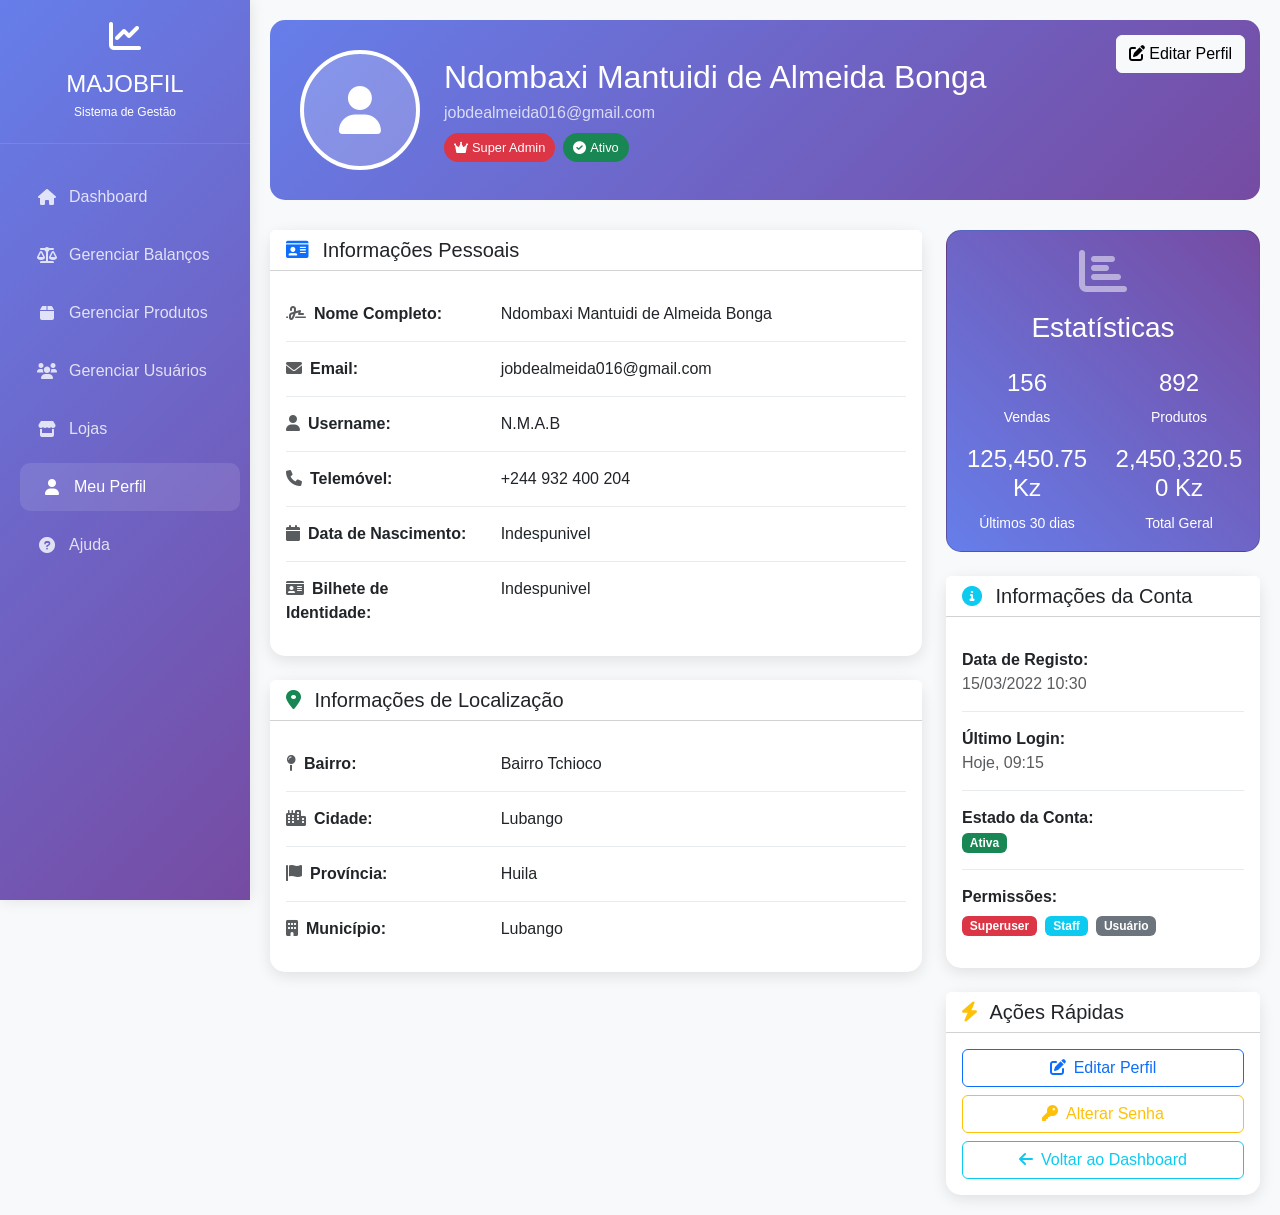
<file: conta/perfil.html>
<!DOCTYPE html>
<html lang="pt">
<head>
    <meta charset="UTF-8">
    <meta name="viewport" content="width=device-width, initial-scale=1.0">
    <title>Meu Perfil - MAJOBFIL</title>
    <link href="https://cdn.jsdelivr.net/npm/bootstrap@5.1.3/dist/css/bootstrap.min.css" rel="stylesheet">
    <link href="https://cdnjs.cloudflare.com/ajax/libs/font-awesome/6.0.0/css/all.min.css" rel="stylesheet">
    <style>
        :root {
            --primary: #667eea;
            --secondary: #764ba2;
            --success: #10b981;
            --danger: #ef4444;
            --warning: #f59e0b;
            --info: #3b82f6;
            --sidebar-width: 250px;
            --sidebar-collapsed-width: 70px;
        }
        
        * {
            box-sizing: border-box;
        }
        
        body {
            font-family: 'Segoe UI', Tahoma, Geneva, Verdana, sans-serif;
            background-color: #f8f9fa;
            overflow-x: hidden;
            transition: all 0.3s;
        }
        
        /* Sidebar Responsiva */
        .sidebar {
            background: linear-gradient(135deg, var(--primary) 0%, var(--secondary) 100%);
            min-height: 100vh;
            color: white;
            position: fixed;
            width: var(--sidebar-width);
            transition: all 0.3s;
            z-index: 1000;
            top: 0;
            left: 0;
            box-shadow: 0 0 15px rgba(0,0,0,0.1);
        }
        
        .sidebar-collapsed {
            width: var(--sidebar-collapsed-width);
        }
        
        .sidebar-collapsed .logo h4,
        .sidebar-collapsed .logo small,
        .sidebar-collapsed .nav-link span {
            display: none;
        }
        
        .sidebar-collapsed .logo {
            padding: 15px 5px;
        }
        
        .sidebar-collapsed .nav-link {
            text-align: center;
            padding: 12px 5px;
            margin: 5px;
            justify-content: center;
        }
        
        .sidebar-collapsed .nav-link i {
            margin-right: 0;
            font-size: 1.2rem;
        }
        
        .sidebar .logo {
            padding: 20px;
            text-align: center;
            border-bottom: 1px solid rgba(255,255,255,0.1);
            transition: all 0.3s;
            white-space: nowrap;
            overflow: hidden;
        }
        
        .sidebar .logo h4 {
            transition: all 0.3s;
            margin: 10px 0 5px;
        }
        
        .sidebar .logo small {
            transition: all 0.3s;
            font-size: 0.75rem;
        }
        
        .sidebar .nav-link {
            color: rgba(255,255,255,0.8);
            padding: 12px 20px;
            margin: 5px 15px;
            border-radius: 10px;
            transition: all 0.3s;
            display: flex;
            align-items: center;
            white-space: nowrap;
            overflow: hidden;
        }
        
        .sidebar .nav-link:hover,
        .sidebar .nav-link.active {
            background: rgba(255,255,255,0.1);
            color: white;
            transform: translateX(5px);
        }
        
        .sidebar .nav-link i {
            width: 24px;
            min-width: 24px;
            margin-right: 10px;
            text-align: center;
            transition: all 0.3s;
        }
        
        .main-content {
            margin-left: var(--sidebar-width);
            padding: 20px;
            transition: all 0.3s;
            min-height: 100vh;
        }
        
        .main-content-expanded {
            margin-left: var(--sidebar-collapsed-width);
        }
        
        .sidebar-toggle {
            display: none;
            position: fixed;
            top: 20px;
            left: 20px;
            z-index: 1001;
            background: var(--primary);
            color: white;
            border: none;
            border-radius: 50%;
            width: 40px;
            height: 40px;
            align-items: center;
            justify-content: center;
            cursor: pointer;
            box-shadow: 0 2px 10px rgba(0,0,0,0.2);
        }
        
        .overlay {
            display: none;
            position: fixed;
            top: 0;
            left: 0;
            right: 0;
            bottom: 0;
            background: rgba(0,0,0,0.5);
            z-index: 999;
        }
        
        .overlay.active {
            display: block;
        }
        
        /* Estilos específicos da página de perfil */
        .profile-header {
            background: linear-gradient(135deg, var(--primary) 0%, var(--secondary) 100%);
            color: white;
            border-radius: 15px;
            padding: 30px;
            margin-bottom: 30px;
        }
        
        .profile-avatar {
            width: 120px;
            height: 120px;
            background: rgba(255,255,255,0.2);
            border-radius: 50%;
            display: flex;
            align-items: center;
            justify-content: center;
            font-size: 3rem;
            border: 4px solid white;
        }
        
        .info-card {
            border: none;
            border-radius: 15px;
            box-shadow: 0 4px 15px rgba(0,0,0,0.1);
            transition: transform 0.3s;
        }
        
        .info-card:hover {
            transform: translateY(-5px);
        }
        
        .info-item {
            border-bottom: 1px solid #e9ecef;
            padding: 15px 0;
        }
        
        .info-item:last-child {
            border-bottom: none;
        }
        
        .stats-card {
            background: linear-gradient(45deg, var(--primary), var(--secondary));
            color: white;
            border-radius: 15px;
        }
        
        .edit-btn {
            position: absolute;
            top: 15px;
            right: 15px;
        }
        
        .badge-status {
            font-size: 0.8em;
            padding: 5px 10px;
            border-radius: 20px;
        }
        
        /* Media Queries */
        @media (max-width: 1400px) {
            .loja-grid {
                grid-template-columns: repeat(auto-fill, minmax(280px, 1fr));
            }
        }
        
        @media (max-width: 1200px) {
            :root {
                --sidebar-width: 220px;
            }
            
            .main-content {
                margin-left: 220px;
            }
            
            .loja-grid {
                grid-template-columns: repeat(auto-fill, minmax(250px, 1fr));
            }
        }
        
        @media (max-width: 992px) {
            .sidebar {
                margin-left: -250px;
            }
            
            .sidebar.active {
                margin-left: 0;
            }
            
            .main-content {
                margin-left: 0;
                padding: 80px 15px 20px;
            }
            
            .sidebar-toggle {
                display: flex;
            }
            
            .profile-header {
                padding: 20px;
                border-radius: 10px;
            }
            
            .profile-avatar {
                width: 100px;
                height: 100px;
                font-size: 2.5rem;
            }
        }
        
        @media (max-width: 768px) {
            .profile-header {
                padding: 15px;
            }
            
            .profile-avatar {
                width: 80px;
                height: 80px;
                font-size: 2rem;
            }
            
            .edit-btn {
                position: relative;
                top: 0;
                right: 0;
                margin-top: 15px;
                width: 100%;
            }
            
            .card-body {
                padding: 15px;
            }
            
            .info-item {
                padding: 10px 0;
            }
        }
        
        @media (max-width: 576px) {
            .main-content {
                padding: 70px 10px 15px;
            }
            
            .profile-header {
                padding: 12px;
                margin-bottom: 20px;
                border-radius: 8px;
            }
            
            .profile-avatar {
                width: 70px;
                height: 70px;
                font-size: 1.8rem;
            }
            
            .card {
                border-radius: 10px;
            }
            
            .card-header {
                padding: 12px 15px;
            }
            
            .card-header h5 {
                font-size: 1.1rem;
            }
            
            .btn {
                padding: 6px 12px;
                font-size: 0.9rem;
            }
            
            .badge {
                font-size: 0.75rem;
            }
            
            h2 {
                font-size: 1.8rem;
            }
            
            h3 {
                font-size: 1.3rem;
            }
            
            .modal-dialog {
                margin: 10px;
            }
        }
        
        @media (max-width: 400px) {
            .top-bar-actions {
                flex-direction: column;
                align-items: stretch;
            }
            
            .top-bar-actions .btn,
            .top-bar-actions span {
                width: 100%;
                text-align: center;
                margin: 5px 0;
            }
            
            .stats-grid .text-center {
                padding: 10px;
            }
            
            .stats-grid h2 {
                font-size: 1.5rem;
            }
            
            .profile-header .row {
                flex-direction: column;
                text-align: center;
            }
            
            .profile-header .col-auto {
                margin-bottom: 15px;
            }
        }
        
        /* Animações */
        @keyframes fadeIn {
            from { opacity: 0; transform: translateY(20px); }
            to { opacity: 1; transform: translateY(0); }
        }
        
        .fade-in {
            animation: fadeIn 0.5s ease-out;
        }
        
        /* Scrollbar personalizada */
        ::-webkit-scrollbar {
            width: 8px;
            height: 8px;
        }
        
        ::-webkit-scrollbar-track {
            background: #f1f1f1;
            border-radius: 4px;
        }
        
        ::-webkit-scrollbar-thumb {
            background: var(--primary);
            border-radius: 4px;
        }
        
        ::-webkit-scrollbar-thumb:hover {
            background: var(--secondary);
        }
        
        /* Acessibilidade */
        .sr-only {
            position: absolute;
            width: 1px;
            height: 1px;
            padding: 0;
            margin: -1px;
            overflow: hidden;
            clip: rect(0, 0, 0, 0);
            white-space: nowrap;
            border: 0;
        }
        
        /* Focus styles para acessibilidade */
        a:focus,
        button:focus,
        input:focus,
        select:focus,
        textarea:focus {
            outline: 2px solid var(--primary);
            outline-offset: 2px;
        }
        
        /* Print styles */
        @media print {
            .sidebar,
            .sidebar-toggle,
            .top-bar-actions,
            .btn,
            .dropdown,
            .modal {
                display: none !important;
            }
            
            .main-content {
                margin-left: 0 !important;
                padding: 0 !important;
            }
            
            .stats-card {
                box-shadow: none !important;
                border: 1px solid #ddd !important;
            }
            
            .table {
                min-width: auto;
            }
        }
    </style>
</head>
<body>
    <!-- Botão para toggle da sidebar -->
    <button class="sidebar-toggle" id="sidebarToggle" aria-label="Alternar menu">
        <i class="fas fa-bars"></i>
    </button>
    
    <!-- Overlay para fechar sidebar em mobile -->
    <div class="overlay" id="overlay"></div>
    
    <!-- Sidebar -->
    <div class="sidebar" id="sidebar">
        <div class="logo">
            <i class="fas fa-chart-line fa-2x mb-2"></i>
            <h4 class="mb-0">MAJOBFIL</h4>
            <small>Sistema de Gestão</small>
        </div>
        
        <div class="mt-4">
            <ul class="nav flex-column">
                <li class="nav-item">
                    <a class="nav-link" href="../index.html">
                        <i class="fas fa-home"></i><span>Dashboard</span>
                    </a>
                </li>
                <li class="nav-item">
                    <a class="nav-link" href="../balanco/lista_balancos.html">
                        <i class="fas fa-balance-scale"></i><span>Gerenciar Balanços</span>
                    </a>
                </li>
                <li class="nav-item">
                    <a class="nav-link" href="../produtos/listar_todos_itens.html">
                        <i class="fas fa-box"></i><span>Gerenciar Produtos</span>
                    </a>
                </li>
                <li class="nav-item">
                    <a class="nav-link" href="../conta/admin/listar_usuarios.html">
                        <i class="fas fa-users"></i><span>Gerenciar Usuários</span>
                    </a>
                </li>
                <li class="nav-item">
                    <a class="nav-link" href="../lojas/lojas/listar_lojas.html">
                        <i class="fas fa-store"></i><span>Lojas</span>
                    </a>
                </li>
                <li class="nav-item">
                    <a class="nav-link active" href="perfil.html">
                        <i class="fas fa-user"></i><span>Meu Perfil</span>
                    </a>
                </li>
                <li class="nav-item">
                    <a class="nav-link" href="#">
                        <i class="fas fa-question-circle"></i><span>Ajuda</span>
                    </a>
                </li>
            </ul>
        </div>
    </div>

    <!-- Main Content -->
    <div class="main-content" id="mainContent">
        <!-- Header do Perfil -->
        <div class="profile-header position-relative fade-in">
            <div class="row align-items-center">
                <div class="col-auto">
                    <div class="profile-avatar">
                        <i class="fas fa-user"></i>
                    </div>
                </div>
                <div class="col">
                    <h1 class="h2 mb-1" data-field="nome">Ndombaxi Mantuidi de Almeida Bonga</h1>
                    <p class="mb-2 opacity-75" data-field="email">jobdealmeida016@gmail.com</p>
                    <div class="d-flex flex-wrap gap-2">
                        <span class="badge-status bg-danger">
                            <i class="fas fa-crown me-1"></i>Super Admin
                        </span>
                        <span class="badge-status bg-success">
                            <i class="fas fa-check-circle me-1"></i>Ativo
                        </span>
                    </div>
                </div>
            </div>
            
            <!-- Botão Editar Perfil -->
            <button class="btn btn-light edit-btn" data-bs-toggle="modal" data-bs-target="#editarPerfilModal">
                <i class="fas fa-edit me-1"></i>Editar Perfil
            </button>
        </div>

        <div class="row">
            <!-- Informações Pessoais -->
            <div class="col-lg-8">
                <div class="card info-card mb-4 fade-in">
                    <div class="card-header bg-white">
                        <h5 class="mb-0">
                            <i class="fas fa-id-card me-2 text-primary"></i>
                            Informações Pessoais
                        </h5>
                    </div>
                    <div class="card-body">
                        <div class="info-item">
                            <div class="row">
                                <div class="col-sm-4">
                                    <strong><i class="fas fa-signature me-2 text-muted"></i>Nome Completo:</strong>
                                </div>
                                <div class="col-sm-8" data-field="nome">
                                    Ndombaxi Mantuidi de Almeida Bonga
                                </div>
                            </div>
                        </div>
                        
                        <div class="info-item">
                            <div class="row">
                                <div class="col-sm-4">
                                    <strong><i class="fas fa-envelope me-2 text-muted"></i>Email:</strong>
                                </div>
                                <div class="col-sm-8" data-field="email">
                                    jobdealmeida016@gmail.com
                                </div>
                            </div>
                        </div>
                        
                        <div class="info-item">
                            <div class="row">
                                <div class="col-sm-4">
                                    <strong><i class="fas fa-user me-2 text-muted"></i>Username:</strong>
                                </div>
                                <div class="col-sm-8" data-field="username">
                                    N.M.A.B
                                </div>
                            </div>
                        </div>
                        
                        <div class="info-item">
                            <div class="row">
                                <div class="col-sm-4">
                                    <strong><i class="fas fa-phone me-2 text-muted"></i>Telemóvel:</strong>
                                </div>
                                <div class="col-sm-8" data-field="telemovel">
                                    +244 932 400 204
                                </div>
                            </div>
                        </div>
                        
                        <div class="info-item">
                            <div class="row">
                                <div class="col-sm-4">
                                    <strong><i class="fas fa-calendar me-2 text-muted"></i>Data de Nascimento:</strong>
                                </div>
                                <div class="col-sm-8" data-field="data_nascimento">
                                    Indespunivel
                                </div>
                            </div>
                        </div>
                        
                        <div class="info-item">
                            <div class="row">
                                <div class="col-sm-4">
                                    <strong><i class="fas fa-id-card me-2 text-muted"></i>Bilhete de Identidade:</strong>
                                </div>
                                <div class="col-sm-8" data-field="bilhete_identidade">
                                    Indespunivel
                                </div>
                            </div>
                        </div>
                    </div>
                </div>

                <!-- Informações de Localização -->
                <div class="card info-card mb-4 fade-in">
                    <div class="card-header bg-white">
                        <h5 class="mb-0">
                            <i class="fas fa-map-marker-alt me-2 text-success"></i>
                            Informações de Localização
                        </h5>
                    </div>
                    <div class="card-body">
                        <div class="info-item">
                            <div class="row">
                                <div class="col-sm-4">
                                    <strong><i class="fas fa-map-pin me-2 text-muted"></i>Bairro:</strong>
                                </div>
                                <div class="col-sm-8" data-field="bairro">
                                    Bairro Tchioco
                                </div>
                            </div>
                        </div>
                        
                        <div class="info-item">
                            <div class="row">
                                <div class="col-sm-4">
                                    <strong><i class="fas fa-city me-2 text-muted"></i>Cidade:</strong>
                                </div>
                                <div class="col-sm-8" data-field="cidade">
                                    Lubango
                                </div>
                            </div>
                        </div>
                        
                        <div class="info-item">
                            <div class="row">
                                <div class="col-sm-4">
                                    <strong><i class="fas fa-flag me-2 text-muted"></i>Província:</strong>
                                </div>
                                <div class="col-sm-8" data-field="provincia">
                                    Huila
                                </div>
                            </div>
                        </div>
                        
                        <div class="info-item">
                            <div class="row">
                                <div class="col-sm-4">
                                    <strong><i class="fas fa-building me-2 text-muted"></i>Município:</strong>
                                </div>
                                <div class="col-sm-8" data-field="municipio">
                                    Lubango
                                </div>
                            </div>
                        </div>
                    </div>
                </div>
            </div>

            <!-- Sidebar Direita - Estatísticas e Ações -->
            <div class="col-lg-4">
                <!-- Estatísticas do Usuário -->
                <div class="card stats-card text-white mb-4 fade-in">
                    <div class="card-body text-center">
                        <i class="fas fa-chart-bar fa-3x mb-3 opacity-50"></i>
                        <h3>Estatísticas</h3>
                        
                        <div class="row mt-4">
                            <div class="col-6">
                                <h4>156</h4>
                                <small>Vendas</small>
                            </div>
                            <div class="col-6">
                                <h4>892</h4>
                                <small>Produtos</small>
                            </div>
                        </div>
                        
                        <div class="row mt-3">
                            <div class="col-6">
                                <h4>125,450.75 Kz</h4>
                                <small>Últimos 30 dias</small>
                            </div>
                            <div class="col-6">
                                <h4>2,450,320.50 Kz</h4>
                                <small>Total Geral</small>
                            </div>
                        </div>
                    </div>
                </div>

                <!-- Informações da Conta -->
                <div class="card info-card mb-4 fade-in">
                    <div class="card-header bg-white">
                        <h5 class="mb-0">
                            <i class="fas fa-info-circle me-2 text-info"></i>
                            Informações da Conta
                        </h5>
                    </div>
                    <div class="card-body">
                        <div class="info-item">
                            <strong>Data de Registo:</strong><br>
                            <span class="text-muted">15/03/2022 10:30</span>
                        </div>
                        
                        <div class="info-item">
                            <strong>Último Login:</strong><br>
                            <span class="text-muted">Hoje, 09:15</span>
                        </div>
                        
                        <div class="info-item">
                            <strong>Estado da Conta:</strong><br>
                            <span class="badge bg-success">Ativa</span>
                        </div>
                        
                        <div class="info-item">
                            <strong>Permissões:</strong><br>
                            <div class="mt-1">
                                <span class="badge bg-danger me-1">Superuser</span>
                                <span class="badge bg-info me-1">Staff</span>
                                <span class="badge bg-secondary">Usuário</span>
                            </div>
                        </div>
                    </div>
                </div>

                <!-- Ações Rápidas -->
                <div class="card info-card fade-in">
                    <div class="card-header bg-white">
                        <h5 class="mb-0">
                            <i class="fas fa-bolt me-2 text-warning"></i>
                            Ações Rápidas
                        </h5>
                    </div>
                    <div class="card-body">
                        <div class="d-grid gap-2">
                            <button class="btn btn-outline-primary" data-bs-toggle="modal" data-bs-target="#editarPerfilModal">
                                <i class="fas fa-edit me-2"></i>Editar Perfil
                            </button>
                            
                            <button class="btn btn-outline-warning" data-bs-toggle="modal" data-bs-target="#alterarSenhaModal">
                                <i class="fas fa-key me-2"></i>Alterar Senha
                            </button>
                            
                            <a href="#" class="btn btn-outline-info">
                                <i class="fas fa-arrow-left me-2"></i>Voltar ao Dashboard
                            </a>
                        </div>
                    </div>
                </div>
            </div>
        </div>
    </div>

    <!-- Modal Editar Perfil -->
    <div class="modal fade" id="editarPerfilModal" tabindex="-1">
        <div class="modal-dialog modal-lg">
            <div class="modal-content">
                <div class="modal-header">
                    <h5 class="modal-title">Editar Perfil</h5>
                    <button type="button" class="btn-close" data-bs-dismiss="modal"></button>
                </div>
                <div class="modal-body">
                    <form id="formEditarPerfil">
                        <div class="row">
                            <div class="col-md-6 mb-3">
                                <label class="form-label">Nome de Usuário</label>
                                <input type="text" class="form-control" name="username" value="N.M.A.B">
                            </div>
                            <div class="col-md-6 mb-3">
                                <label class="form-label">Email</label>
                                <input type="email" class="form-control" name="email" value="jobdealmeida016@gmail.com">
                            </div>
                        </div>
                        
                        <div class="row">
                            <div class="col-md-6 mb-3">
                                <label class="form-label">Nome Completo</label>
                                <input type="text" class="form-control" name="nome" value="Ndombaxi Mantuidi de Almeida Bonga">
                            </div>
                            <div class="col-md-6 mb-3">
                                <label class="form-label">Telemóvel</label>
                                <input type="tel" class="form-control" name="telemovel" value="+244 932 400 204">
                            </div>
                        </div>
                        
                        <div class="row">
                            <div class="col-md-6 mb-3">
                                <label class="form-label">Data de Nascimento</label>
                                <input type="date" class="form-control" name="data_nascimento" value="">
                            </div>
                            <div class="col-md-6 mb-3">
                                <label class="form-label">Bilhete de Identidade</label>
                                <input type="text" class="form-control" name="bilhete_identidade" value="">
                            </div>
                        </div>
                        
                        <div class="row">
                            <div class="col-md-6 mb-3">
                                <label class="form-label">Bairro</label>
                                <input type="text" class="form-control" name="bairro" value="Tchioco">
                            </div>
                            <div class="col-md-6 mb-3">
                                <label class="form-label">Cidade</label>
                                <input type="text" class="form-control" name="cidade" value="Lubango">
                            </div>
                        </div>
                        
                        <div class="row">
                            <div class="col-md-6 mb-3">
                                <label class="form-label">Província</label>
                                <input type="text" class="form-control" name="provincia" value="Huila">
                            </div>
                            <div class="col-md-6 mb-3">
                                <label class="form-label">Município</label>
                                <input type="text" class="form-control" name="municipio" value="Lubango">
                            </div>
                        </div>
                    </form>
                </div>
                <div class="modal-footer">
                    <button type="button" class="btn btn-secondary" data-bs-dismiss="modal">Cancelar</button>
                    <button type="button" class="btn btn-primary" onclick="salvarPerfil()">Guardar Alterações</button>
                </div>
            </div>
        </div>
    </div>

    <!-- Modal Alterar Senha -->
    <div class="modal fade" id="alterarSenhaModal" tabindex="-1">
        <div class="modal-dialog">
            <div class="modal-content">
                <div class="modal-header">
                    <h5 class="modal-title">Alterar Senha</h5>
                    <button type="button" class="btn-close" data-bs-dismiss="modal"></button>
                </div>
                <div class="modal-body">
                    <form id="formAlterarSenha">
                        <div class="mb-3">
                            <label class="form-label">Senha Atual</label>
                            <input type="password" class="form-control" name="old_password" required>
                        </div>
                        <div class="mb-3">
                            <label class="form-label">Nova Senha</label>
                            <input type="password" class="form-control" name="new_password1" required>
                        </div>
                        <div class="mb-3">
                            <label class="form-label">Confirmar Nova Senha</label>
                            <input type="password" class="form-control" name="new_password2" required>
                        </div>
                    </form>
                </div>
                <div class="modal-footer">
                    <button type="button" class="btn btn-secondary" data-bs-dismiss="modal">Cancelar</button>
                    <button type="button" class="btn btn-warning" onclick="alterarSenha()">Alterar Senha</button>
                </div>
            </div>
        </div>
    </div>

    <script src="https://cdn.jsdelivr.net/npm/bootstrap@5.1.3/dist/js/bootstrap.bundle.min.js"></script>
    
    <!-- JavaScript para gerenciar a sidebar -->
    <script>
        // Dados do usuário para simulação
        const userData = {
            nome: "Ndomabxi Mantuidi de Almeida Bonga",
            username: "N.M.A.B",
            email: "jobdealmeida016@gmail.com",
            telemovel: "+244 932 400 204",
            data_nascimento: "Indespunivel",
            bilhete_identidade: "Indespunivel",
            bairro: "Tchioco",
            cidade: "Lubango",
            provincia: "Huila",
            municipio: "Lubango",
            is_superuser: true,
            is_active: true,
            numero_vendas_realizadas: 156,
            total_quantidade_vendida: 892,
            vendas_ultimos_30_dias: "125,450.75",
            total_vendas_usuario: "2,450,320.50",
            date_joined: "15/03/2022 10:30",
            last_login: "Hoje, 09:15"
        };

        // Gerenciamento da sidebar responsiva
        const sidebar = document.getElementById('sidebar');
        const mainContent = document.getElementById('mainContent');
        const sidebarToggle = document.getElementById('sidebarToggle');
        const overlay = document.getElementById('overlay');
        
        // Estado da sidebar
        let isSidebarCollapsed = false;
        let isMobile = window.innerWidth <= 992;
        
        // Função para alternar sidebar
        function toggleSidebar() {
            if (isMobile) {
                // Em mobile, mostra/esconde a sidebar
                sidebar.classList.toggle('active');
                overlay.classList.toggle('active');
                document.body.style.overflow = sidebar.classList.contains('active') ? 'hidden' : '';
            } else {
                // Em desktop, colapsa/expande a sidebar
                isSidebarCollapsed = !isSidebarCollapsed;
                sidebar.classList.toggle('sidebar-collapsed');
                mainContent.classList.toggle('main-content-expanded');
                
                // Salvar preferência no localStorage
                localStorage.setItem('sidebarCollapsed', isSidebarCollapsed);
            }
        }
        
        // Fechar sidebar no mobile ao clicar no overlay
        function closeSidebar() {
            if (isMobile) {
                sidebar.classList.remove('active');
                overlay.classList.remove('active');
                document.body.style.overflow = '';
            }
        }
        
        // Event listeners
        sidebarToggle.addEventListener('click', toggleSidebar);
        overlay.addEventListener('click', closeSidebar);
        
        // Fechar sidebar ao clicar em um link (em mobile)
        document.querySelectorAll('.sidebar .nav-link').forEach(link => {
            link.addEventListener('click', () => {
                if (isMobile) {
                    closeSidebar();
                }
            });
        });
        
        // Ajustar ao redimensionar a janela
        window.addEventListener('resize', () => {
            const wasMobile = isMobile;
            isMobile = window.innerWidth <= 992;
            
            if (wasMobile !== isMobile) {
                // Se mudou de mobile para desktop ou vice-versa, resetar estado
                if (isMobile) {
                    sidebar.classList.remove('sidebar-collapsed');
                    mainContent.classList.remove('main-content-expanded');
                    sidebar.classList.remove('active');
                    overlay.classList.remove('active');
                    document.body.style.overflow = '';
                } else {
                    // Restaurar estado colapsado se estava salvo
                    const savedState = localStorage.getItem('sidebarCollapsed') === 'true';
                    if (savedState) {
                        sidebar.classList.add('sidebar-collapsed');
                        mainContent.classList.add('main-content-expanded');
                    }
                }
            }
        });
        
        // Restaurar estado da sidebar no desktop
        window.addEventListener('DOMContentLoaded', () => {
            if (!isMobile) {
                const savedState = localStorage.getItem('sidebarCollapsed') === 'true';
                if (savedState) {
                    sidebar.classList.add('sidebar-collapsed');
                    mainContent.classList.add('main-content-expanded');
                    isSidebarCollapsed = true;
                }
            }
        });
        
        // Suporte para teclado nos dropdowns
        document.addEventListener('keydown', (e) => {
            if (e.key === 'Escape') {
                closeSidebar();
                const modals = document.querySelectorAll('.modal.show');
                modals.forEach(modal => {
                    const bsModal = bootstrap.Modal.getInstance(modal);
                    if (bsModal) bsModal.hide();
                });
            }
        });
        
        // Otimização de performance para animações
        let lastScrollTop = 0;
        window.addEventListener('scroll', () => {
            const scrollTop = window.pageYOffset || document.documentElement.scrollTop;
            const scrollingDown = scrollTop > lastScrollTop;
            
            // Otimizar animações durante scroll
            document.body.classList.toggle('scrolling', true);
            
            lastScrollTop = scrollTop;
            
            // Limpar classe após scroll
            clearTimeout(window.scrollTimer);
            window.scrollTimer = setTimeout(() => {
                document.body.classList.remove('scrolling');
            }, 100);
        });
        
        // Prevenir zoom em inputs em mobile (exceto textarea)
        document.addEventListener('touchstart', (e) => {
            if (e.target.tagName === 'INPUT' && e.target.type !== 'textarea') {
                e.target.style.fontSize = '16px';
            }
        }, { passive: true });
    </script>
    
    <!-- JavaScript específico do perfil -->
    <script>
        document.addEventListener('DOMContentLoaded', function() {
            console.log('Página de perfil carregada');
            
            // Inicializar tooltips do Bootstrap
            var tooltipTriggerList = [].slice.call(document.querySelectorAll('[data-bs-toggle="tooltip"]'));
            var tooltipList = tooltipTriggerList.map(function (tooltipTriggerEl) {
                return new bootstrap.Tooltip(tooltipTriggerEl);
            });
        });

        // Função para salvar perfil via simulação
        function salvarPerfil() {
            const form = document.getElementById('formEditarPerfil');
            const formData = new FormData(form);
            const modal = bootstrap.Modal.getInstance(document.getElementById('editarPerfilModal'));
            
            // Coletar dados do formulário
            const dados = {};
            formData.forEach((value, key) => {
                dados[key] = value;
            });
            
            // Formatar data de nascimento para exibição
            if (dados.data_nascimento) {
                const dateObj = new Date(dados.data_nascimento);
                dados.data_nascimento_formatado = dateObj.toLocaleDateString('pt-PT');
            }
            
            // Mostrar loading
            const btnSalvar = document.querySelector('#editarPerfilModal .btn-primary');
            const originalText = btnSalvar.innerHTML;
            btnSalvar.innerHTML = '<i class="fas fa-spinner fa-spin me-2"></i>Guardando...';
            btnSalvar.disabled = true;
            
            // Simular requisição AJAX com timeout
            setTimeout(() => {
                // Atualizar os dados na página
                atualizarDadosPerfil(dados);
                
                // Restaurar botão
                btnSalvar.innerHTML = originalText;
                btnSalvar.disabled = false;
                
                // Fechar modal
                modal.hide();
                
                // Mostrar mensagem de sucesso
                showAlert('Perfil atualizado com sucesso!', 'success');
            }, 1500);
        }

        // Função para alterar senha (simulação)
        function alterarSenha() {
            const form = document.getElementById('formAlterarSenha');
            const formData = new FormData(form);
            const modal = bootstrap.Modal.getInstance(document.getElementById('alterarSenhaModal'));
            
            // Validar senhas
            const senhaAtual = formData.get('old_password');
            const novaSenha = formData.get('new_password1');
            const confirmarSenha = formData.get('new_password2');
            
            if (!senhaAtual || !novaSenha || !confirmarSenha) {
                showAlert('Por favor, preencha todos os campos.', 'danger');
                return;
            }
            
            if (novaSenha !== confirmarSenha) {
                showAlert('As novas senhas não coincidem.', 'danger');
                return;
            }
            
            if (novaSenha.length < 8) {
                showAlert('A nova senha deve ter pelo menos 8 caracteres.', 'danger');
                return;
            }
            
            // Mostrar loading
            const btnAlterar = document.querySelector('#alterarSenhaModal .btn-warning');
            const originalText = btnAlterar.innerHTML;
            btnAlterar.innerHTML = '<i class="fas fa-spinner fa-spin me-2"></i>Alterando...';
            btnAlterar.disabled = true;
            
            // Simular requisição
            setTimeout(() => {
                // Restaurar botão
                btnAlterar.innerHTML = originalText;
                btnAlterar.disabled = false;
                
                // Fechar modal e limpar formulário
                modal.hide();
                form.reset();
                
                // Mostrar mensagem de sucesso
                showAlert('Senha alterada com sucesso!', 'success');
            }, 1500);
        }

        // Função para atualizar dados do perfil na página
        function atualizarDadosPerfil(dados) {
            // Atualizar header
            if (dados.nome) {
                document.querySelector('.profile-header h1').textContent = dados.nome;
            }
            
            if (dados.email) {
                document.querySelector('.profile-header p').textContent = dados.email;
            }
            
            // Atualizar informações pessoais
            if (dados.username) {
                atualizarCampoPerfil('username', dados.username);
            }
            
            if (dados.nome) {
                atualizarCampoPerfil('nome', dados.nome);
            }
            
            if (dados.email) {
                atualizarCampoPerfil('email', dados.email);
            }
            
            if (dados.telemovel) {
                atualizarCampoPerfil('telemovel', dados.telemovel);
            }
            
            if (dados.data_nascimento_formatado) {
                atualizarCampoPerfil('data_nascimento', dados.data_nascimento_formatado);
            }
            
            if (dados.bilhete_identidade) {
                atualizarCampoPerfil('bilhete_identidade', dados.bilhete_identidade);
            }
            
            // Atualizar localização
            if (dados.bairro) {
                atualizarCampoPerfil('bairro', dados.bairro);
            }
            
            if (dados.cidade) {
                atualizarCampoPerfil('cidade', dados.cidade);
            }
            
            if (dados.provincia) {
                atualizarCampoPerfil('provincia', dados.provincia);
            }
            
            if (dados.municipio) {
                atualizarCampoPerfil('municipio', dados.municipio);
            }
        }

        // Função auxiliar para atualizar campos específicos
        function atualizarCampoPerfil(campo, valor) {
            const elementos = document.querySelectorAll(`[data-field="${campo}"]`);
            elementos.forEach(elemento => {
                elemento.textContent = valor;
            });
        }

        // Função para mostrar alertas
        function showAlert(message, type) {
            // Remover alertas existentes
            const alertasExistentes = document.querySelectorAll('.alert');
            alertasExistentes.forEach(alerta => alerta.remove());
            
            const alertDiv = document.createElement('div');
            alertDiv.className = `alert alert-${type} alert-dismissible fade show position-fixed`;
            alertDiv.style.cssText = 'top: 20px; right: 20px; z-index: 9999; min-width: 300px;';
            alertDiv.innerHTML = `
                ${message}
                <button type="button" class="btn-close" data-bs-dismiss="alert"></button>
            `;
            
            document.body.appendChild(alertDiv);
            
            // Auto-remover após 5 segundos
            setTimeout(() => {
                if (alertDiv.parentElement) {
                    alertDiv.remove();
                }
            }, 5000);
        }
    </script>
</body>
</html>
</file>
<file: css/index.css>
:root {
            --primary: #667eea;
            --secondary: #764ba2;
            --success: #10b981;
            --info: #3b82f6;
            --warning: #f59e0b;
            --danger: #ef4444;
            --sidebar-width: 250px;
            --sidebar-collapsed-width: 70px;
        }
        
        * {
            box-sizing: border-box;
        }
        
        body {
            font-family: 'Segoe UI', Tahoma, Geneva, Verdana, sans-serif;
            background-color: #f8f9fa;
            overflow-x: hidden;
            transition: all 0.3s;
        }
        
        /* Sidebar Responsiva */
        .sidebar {
            background: linear-gradient(135deg, var(--primary) 0%, var(--secondary) 100%);
            min-height: 100vh;
            color: white;
            position: fixed;
            width: var(--sidebar-width);
            transition: all 0.3s;
            z-index: 1000;
            top: 0;
            left: 0;
            box-shadow: 0 0 15px rgba(0,0,0,0.1);
        }
        
        .sidebar-collapsed {
            width: var(--sidebar-collapsed-width);
        }
        
        .sidebar-collapsed .logo h4,
        .sidebar-collapsed .logo small,
        .sidebar-collapsed .nav-link span {
            display: none;
        }
        
        .sidebar-collapsed .logo {
            padding: 15px 5px;
        }
        
        .sidebar-collapsed .nav-link {
            text-align: center;
            padding: 12px 5px;
            margin: 5px;
            justify-content: center;
        }
        
        .sidebar-collapsed .nav-link i {
            margin-right: 0;
            font-size: 1.2rem;
        }
        
        .sidebar .logo {
            padding: 20px;
            text-align: center;
            border-bottom: 1px solid rgba(255,255,255,0.1);
            transition: all 0.3s;
            white-space: nowrap;
            overflow: hidden;
        }
        
        .sidebar .logo h4 {
            transition: all 0.3s;
            margin: 10px 0 5px;
        }
        
        .sidebar .logo small {
            transition: all 0.3s;
            font-size: 0.75rem;
        }
        
        .sidebar .nav-link {
            color: rgba(255,255,255,0.8);
            padding: 12px 20px;
            margin: 5px 15px;
            border-radius: 10px;
            transition: all 0.3s;
            display: flex;
            align-items: center;
            white-space: nowrap;
            overflow: hidden;
        }
        
        .sidebar .nav-link:hover,
        .sidebar .nav-link.active {
            background: rgba(255,255,255,0.1);
            color: white;
            transform: translateX(5px);
        }
        
        .sidebar .nav-link i {
            width: 24px;
            min-width: 24px;
            margin-right: 10px;
            text-align: center;
            transition: all 0.3s;
        }
        
        .main-content {
            margin-left: var(--sidebar-width);
            padding: 20px;
            transition: all 0.3s;
            min-height: 100vh;
        }
        
        .main-content-expanded {
            margin-left: var(--sidebar-collapsed-width);
        }
        
        .sidebar-toggle {
            display: none;
            position: fixed;
            top: 20px;
            left: 20px;
            z-index: 1001;
            background: var(--primary);
            color: white;
            border: none;
            border-radius: 50%;
            width: 40px;
            height: 40px;
            align-items: center;
            justify-content: center;
            cursor: pointer;
            box-shadow: 0 2px 10px rgba(0,0,0,0.2);
        }
        
        .overlay {
            display: none;
            position: fixed;
            top: 0;
            left: 0;
            right: 0;
            bottom: 0;
            background: rgba(0,0,0,0.5);
            z-index: 999;
        }
        
        .overlay.active {
            display: block;
        }
        
        /* Top Bar */
        .top-bar {
            background: white;
            border-radius: 15px;
            padding: 15px 25px;
            box-shadow: 0 2px 10px rgba(0,0,0,0.1);
            margin-bottom: 30px;
            display: flex;
            flex-direction: column;
            gap: 15px;
        }
        
        .top-bar-header {
            display: flex;
            justify-content: space-between;
            align-items: flex-start;
            flex-wrap: wrap;
            gap: 15px;
        }
        
        .top-bar-actions {
            display: flex;
            align-items: center;
            flex-wrap: wrap;
            gap: 10px;
        }
        
        /* Cards */
        .stats-card {
            border: none;
            border-radius: 15px;
            box-shadow: 0 4px 15px rgba(0,0,0,0.1);
            transition: transform 0.3s, box-shadow 0.3s;
            overflow: hidden;
            height: 100%;
        }
        
        .stats-card:hover {
            transform: translateY(-5px);
            box-shadow: 0 8px 25px rgba(0,0,0,0.15);
        }
        
        .card-primary {
            background: linear-gradient(45deg, var(--primary), var(--secondary));
            color: white;
        }
        
        .card-success {
            border-left: 4px solid var(--success);
        }
        
        .card-info {
            border-left: 4px solid var(--info);
        }
        
        .card-warning {
            border-left: 4px solid var(--warning);
        }
        
        /* User Info */
        .user-card {
            border: none;
            border-radius: 15px;
            box-shadow: 0 4px 15px rgba(0,0,0,0.1);
            transition: transform 0.3s, box-shadow 0.3s;
            height: 100%;
        }
        
        .user-card:hover {
            transform: translateY(-5px);
            box-shadow: 0 8px 25px rgba(0,0,0,0.15);
        }
        
        .user-card .card-header {
            background: linear-gradient(45deg, var(--primary), var(--secondary));
            color: white;
            border: none;
            border-radius: 15px 15px 0 0 !important;
            padding: 20px 25px;
        }
        
        /* Activity List */
        .activity-item {
            border: none;
            border-left: 3px solid var(--primary);
            margin-bottom: 10px;
            transition: all 0.3s;
        }
        
        .activity-item:hover {
            background-color: #f8f9fa;
            transform: translateX(5px);
        }
        
        /* Quick Actions */
        .quick-actions-grid {
            display: grid;
            grid-template-columns: repeat(auto-fit, minmax(200px, 1fr));
            gap: 20px;
        }
        
        .stats-grid {
            display: grid;
            grid-template-columns: repeat(auto-fit, minmax(250px, 1fr));
            gap: 20px;
        }
        
        /* Media Queries */
        @media (max-width: 1200px) {
            :root {
                --sidebar-width: 220px;
            }
            
            .main-content {
                margin-left: 220px;
            }
            
            .stats-grid {
                grid-template-columns: repeat(auto-fit, minmax(220px, 1fr));
            }
        }
        
        @media (max-width: 992px) {
            .sidebar {
                margin-left: -250px;
            }
            
            .sidebar.active {
                margin-left: 0;
            }
            
            .main-content {
                margin-left: 0;
                padding: 80px 15px 20px;
            }
            
            .sidebar-toggle {
                display: flex;
            }
            
            .top-bar {
                padding: 15px;
                border-radius: 10px;
            }
            
            .top-bar-header {
                flex-direction: column;
                align-items: stretch;
            }
            
            .top-bar-actions {
                justify-content: space-between;
            }
            
            .stats-grid {
                grid-template-columns: repeat(auto-fit, minmax(200px, 1fr));
            }
            
            .user-card .card-header {
                padding: 15px;
            }
            
            .quick-actions-grid {
                grid-template-columns: repeat(auto-fit, minmax(150px, 1fr));
            }
        }
        
        @media (max-width: 768px) {
            .stats-grid {
                grid-template-columns: repeat(auto-fit, minmax(180px, 1fr));
            }
            
            .top-bar h3 {
                font-size: 1.5rem;
            }
            
            .card-body {
                padding: 15px;
            }
            
            .quick-actions-grid {
                grid-template-columns: repeat(auto-fit, minmax(120px, 1fr));
                gap: 15px;
            }
            
            .btn-lg {
                padding: 10px 20px;
                font-size: 1rem;
            }
            
            .fa-3x {
                font-size: 2rem;
            }
        }
        
        @media (max-width: 576px) {
            .main-content {
                padding: 70px 10px 15px;
            }
            
            .top-bar {
                padding: 12px;
                margin-bottom: 20px;
                border-radius: 8px;
            }
            
            .stats-card, .user-card {
                border-radius: 10px;
            }
            
            .user-card .card-header {
                border-radius: 10px 10px 0 0;
                padding: 12px;
            }
            
            .stats-grid {
                grid-template-columns: 1fr;
                gap: 15px;
            }
            
            .stats-card h5 {
                font-size: 1rem;
            }
            
            .stats-card h2 {
                font-size: 1.5rem;
            }
            
            .stats-card .fa-3x {
                font-size: 1.5rem;
            }
            
            h3 {
                font-size: 1.3rem;
            }
            
            h5 {
                font-size: 1.1rem;
            }
            
            .btn {
                padding: 8px 16px;
                font-size: 0.9rem;
            }
            
            .quick-actions-grid {
                grid-template-columns: 1fr;
            }
            
            .quick-actions-grid .btn {
                width: 100%;
                margin-bottom: 10px;
            }
            
            .activity-item {
                padding: 10px;
            }
            
            .row.mb-3 {
                margin-bottom: 10px;
            }
        }
        
        @media (max-width: 400px) {
            .top-bar-actions {
                flex-direction: column;
                align-items: stretch;
            }
            
            .top-bar-actions .btn,
            .top-bar-actions span {
                width: 100%;
                text-align: center;
                margin: 5px 0;
            }
            
            .d-flex.justify-content-between {
                flex-direction: column;
                gap: 10px;
            }
            
            .row.text-center .col-md-3 {
                width: 100%;
                margin-bottom: 10px;
            }
            
            .row.text-center .col-md-3 .btn {
                width: 100%;
            }
        }
        
        /* Animações */
        @keyframes fadeIn {
            from { opacity: 0; transform: translateY(20px); }
            to { opacity: 1; transform: translateY(0); }
        }
        
        .fade-in {
            animation: fadeIn 0.5s ease-out;
        }
        
        /* Scrollbar personalizada */
        ::-webkit-scrollbar {
            width: 8px;
            height: 8px;
        }
        
        ::-webkit-scrollbar-track {
            background: #f1f1f1;
            border-radius: 4px;
        }
        
        ::-webkit-scrollbar-thumb {
            background: var(--primary);
            border-radius: 4px;
        }
        
        ::-webkit-scrollbar-thumb:hover {
            background: var(--secondary);
        }
        
        /* Acessibilidade */
        .sr-only {
            position: absolute;
            width: 1px;
            height: 1px;
            padding: 0;
            margin: -1px;
            overflow: hidden;
            clip: rect(0, 0, 0, 0);
            white-space: nowrap;
            border: 0;
        }
        
        /* Focus styles para acessibilidade */
        a:focus,
        button:focus,
        input:focus,
        select:focus,
        textarea:focus {
            outline: 2px solid var(--primary);
            outline-offset: 2px;
        }
        
        /* Print styles */
        @media print {
            .sidebar,
            .sidebar-toggle,
            .top-bar-actions,
            .btn,
            .dropdown,
            .modal {
                display: none !important;
            }
            
            .main-content {
                margin-left: 0 !important;
                padding: 0 !important;
            }
            
            .stats-card,
            .user-card {
                box-shadow: none !important;
                border: 1px solid #ddd !important;
            }
        }
</file>
